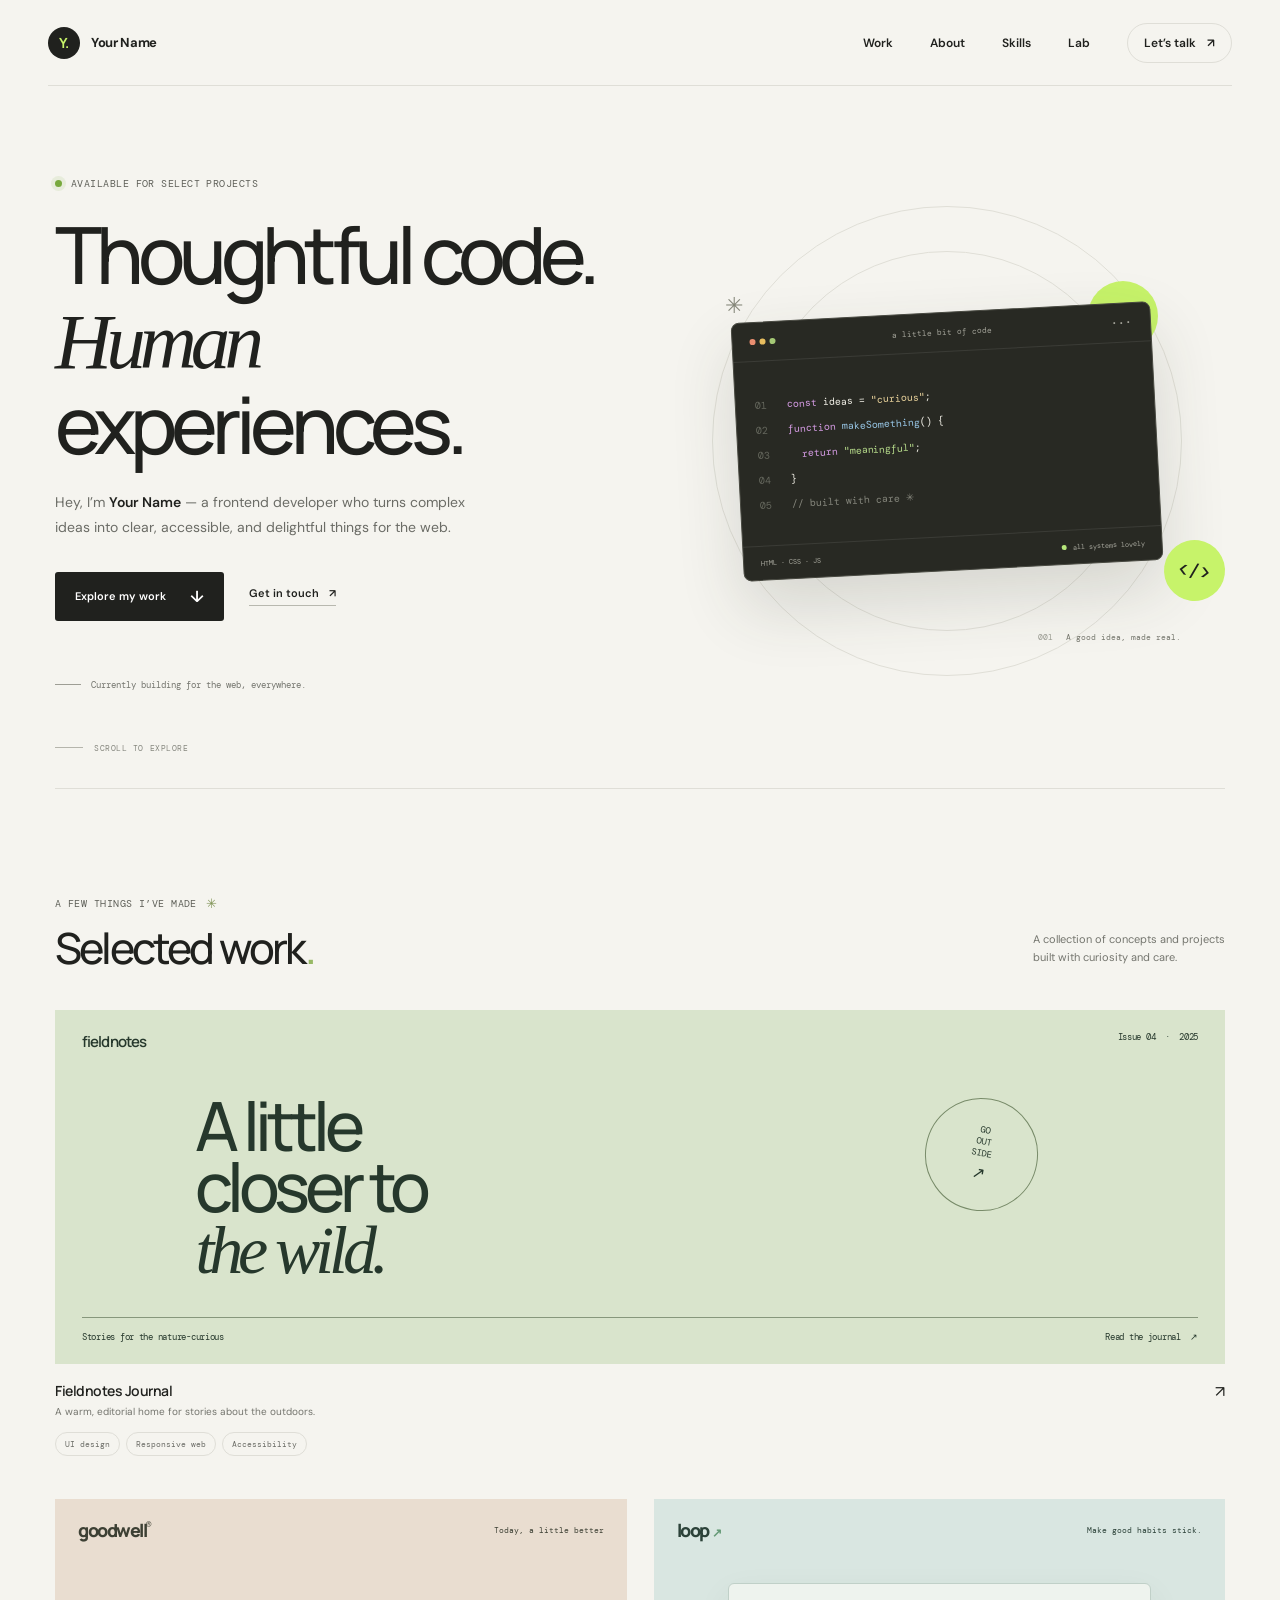
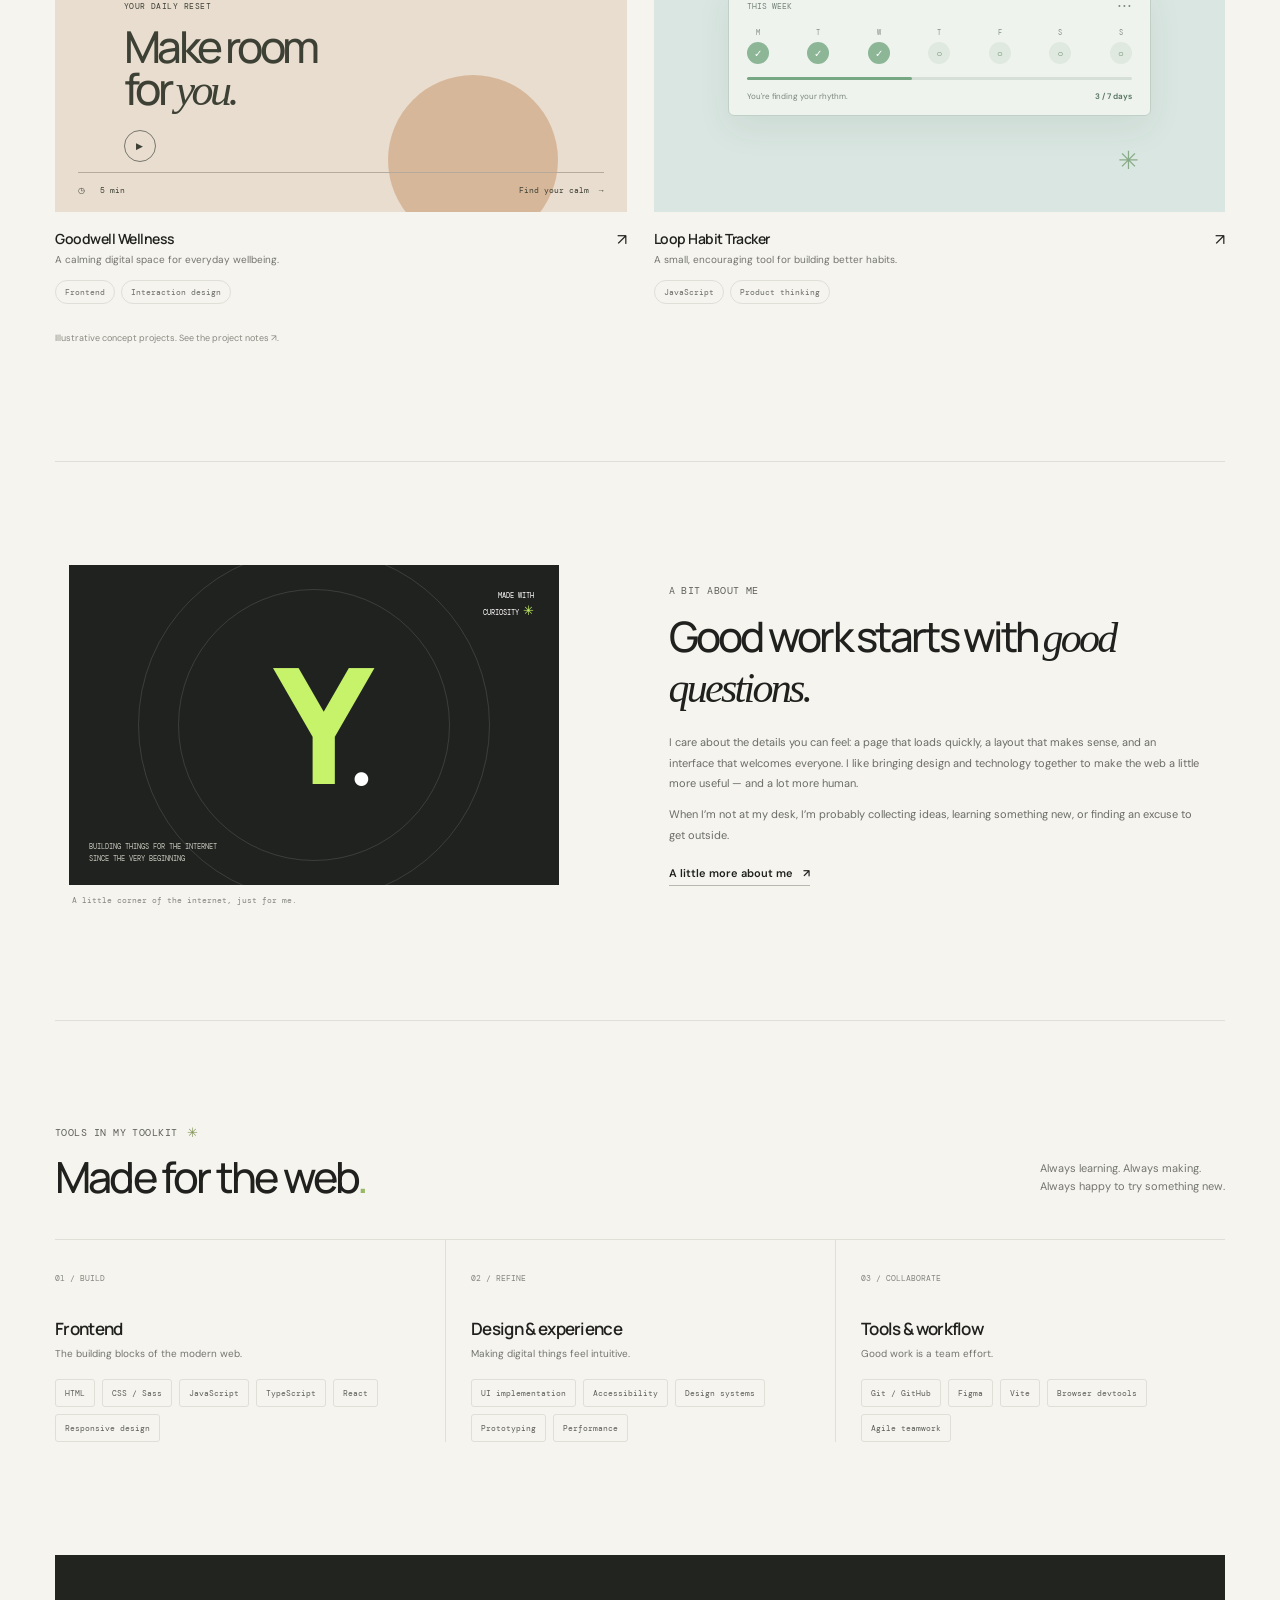
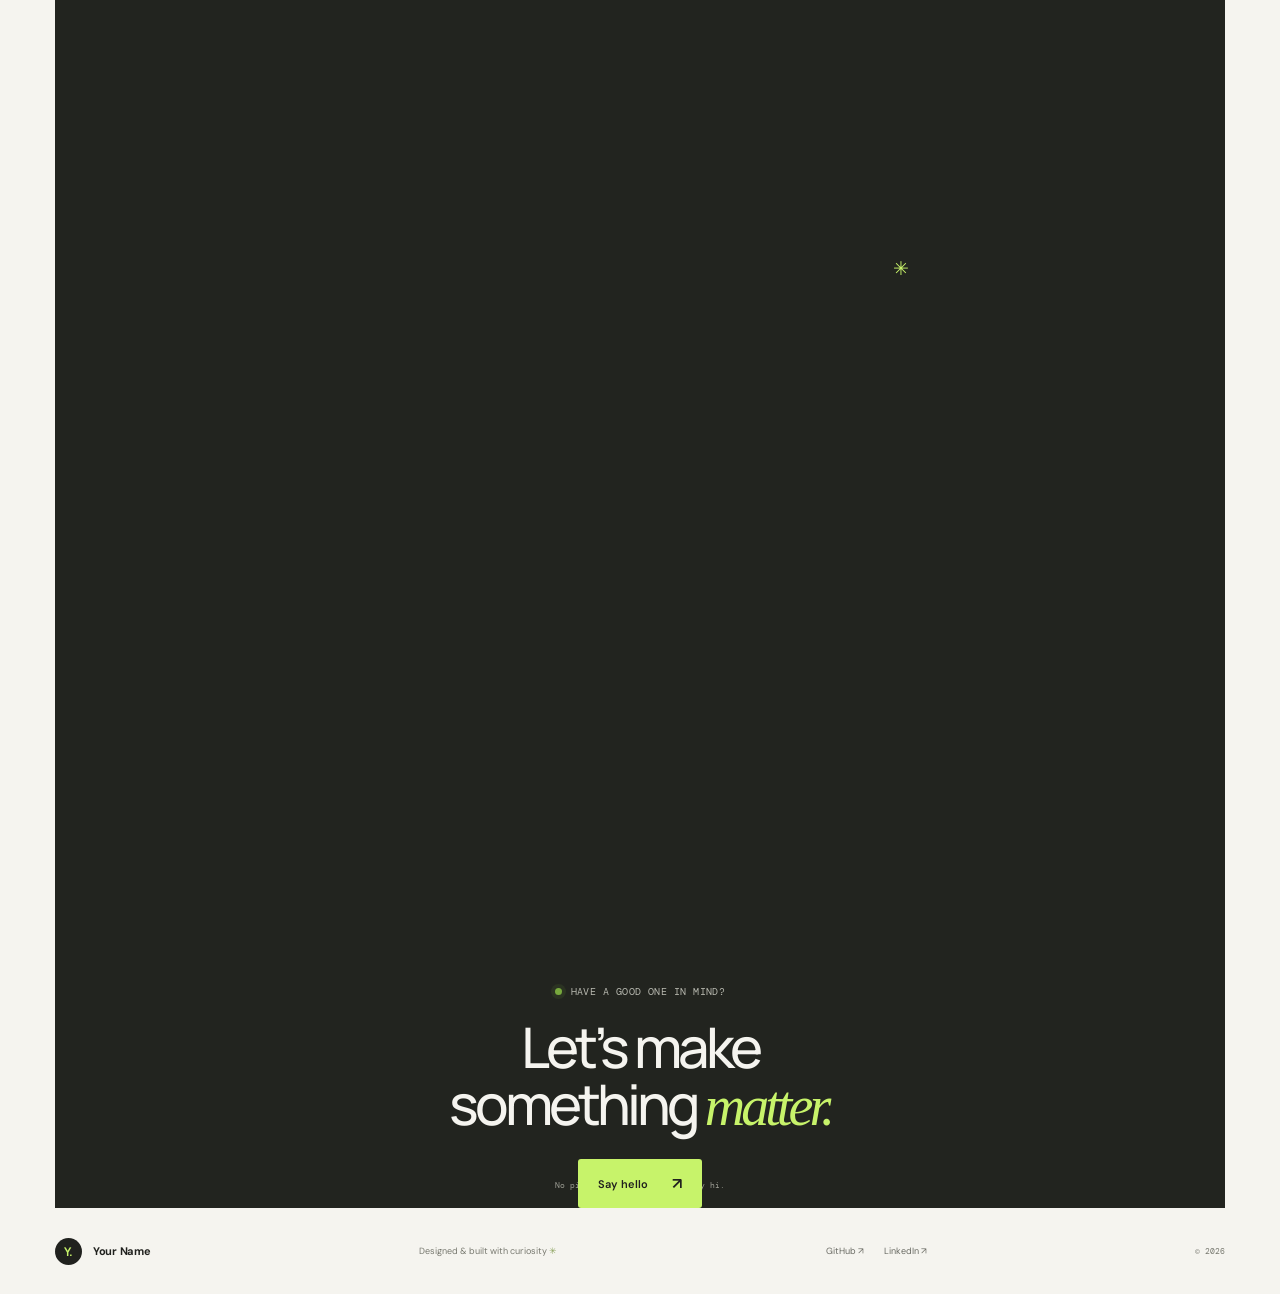
<file: index.html>
<!DOCTYPE html>
<html lang="en">
  <head>
    <meta charset="UTF-8" />
    <meta name="viewport" content="width=device-width, initial-scale=1.0" />
    <meta
      name="description"
      content="A frontend developer's portfolio of thoughtful, accessible digital experiences."
    />
    <meta name="theme-color" content="#f5f4ef" />
    <title>Your Name — Frontend Developer</title>
    <link rel="icon" href="assets/favicon.svg" type="image/svg+xml" />
    <link rel="preconnect" href="https://fonts.googleapis.com" />
    <link rel="preconnect" href="https://fonts.gstatic.com" crossorigin />
    <link
      href="https://fonts.googleapis.com/css2?family=DM+Mono:wght@400;500&family=DM+Sans:wght@400;500;600;700&family=Manrope:wght@400;500;600;700;800&display=swap"
      rel="stylesheet"
    />
    <link rel="stylesheet" href="styles.css" />
    <script src="scripts/site.js" defer></script>
  </head>
  <body>
    <header class="site-header">
      <a class="wordmark" href="#home" aria-label="Your Name, home">
        <span class="wordmark-mark" aria-hidden="true">Y.</span>
        <span>Your Name</span>
      </a>

      <button
        class="menu-toggle"
        type="button"
        aria-expanded="false"
        aria-controls="site-navigation"
        aria-label="Open navigation"
      >
        <span></span>
        <span></span>
      </button>

      <nav class="site-navigation" id="site-navigation" aria-label="Main navigation">
        <a href="projects.html">Work</a>
        <a href="about.html">About</a>
        <a href="#skills">Skills</a>
        <a href="lab.html">Lab</a>
        <a class="nav-contact" href="contact.html">
          Let’s talk <span aria-hidden="true">↗</span>
        </a>
      </nav>
    </header>

    <main>
      <section class="hero section-shell" id="home">
        <div class="hero-copy">
          <p class="eyebrow"><span class="status-dot"></span> Available for select projects</p>
          <h1>Thoughtful code.<br /><span>Human</span> experiences.</h1>
          <p class="hero-description">
            Hey, I’m <strong>Your Name</strong> — a frontend developer who turns
            complex ideas into clear, accessible, and delightful things for the web.
          </p>
          <div class="hero-actions">
            <a class="button button-dark" href="#work">
              Explore my work <span aria-hidden="true">↓</span>
            </a>
            <a class="text-link" href="mailto:hello@example.com">Get in touch <span aria-hidden="true">↗</span></a>
          </div>
          <div class="hero-note">
            <span class="note-line" aria-hidden="true"></span>
            <span>Currently building for the web, everywhere.</span>
          </div>
        </div>

        <div class="hero-art" aria-label="Abstract illustration of a web development workspace">
          <div class="art-orbit orbit-one"></div>
          <div class="art-orbit orbit-two"></div>
          <div class="art-sun"></div>
          <div class="art-window">
            <div class="window-top">
              <span class="window-dots"><i></i><i></i><i></i></span>
              <span class="window-label">a little bit of code</span>
              <span class="window-menu">•••</span>
            </div>
            <div class="code-block" aria-hidden="true">
              <p><span class="line-no">01</span><span class="code-purple">const</span> ideas = <span class="code-yellow">"curious"</span>;</p>
              <p><span class="line-no">02</span><span class="code-purple">function</span> <span class="code-blue">makeSomething</span>() {</p>
              <p><span class="line-no">03</span>&nbsp;&nbsp;<span class="code-purple">return</span> <span class="code-green">"meaningful"</span>;</p>
              <p><span class="line-no">04</span>}</p>
              <p><span class="line-no">05</span><span class="code-muted">// built with care ✳</span></p>
            </div>
            <div class="window-footer"><span>HTML · CSS · JS</span><span class="footer-live"><i></i> all systems lovely</span></div>
          </div>
          <div class="art-sticker sticker-code">&lt;/&gt;</div>
          <div class="art-sticker sticker-star" aria-hidden="true">✳</div>
          <div class="art-caption"><span>001</span> A good idea, made real.</div>
        </div>
        <a class="scroll-cue" href="#work"><span></span> Scroll to explore</a>
      </section>

      <section class="work-section section-shell" id="work">
        <div class="section-heading">
          <div>
            <p class="eyebrow">A few things I’ve made <span class="eyebrow-star">✳</span></p>
            <h2>Selected work<span class="heading-period">.</span></h2>
          </div>
          <p class="section-aside">A collection of concepts and projects<br />built with curiosity and care.</p>
        </div>

        <div class="project-grid">
          <article class="project-card project-card-wide">
            <a class="project-link" href="case-studies/fieldnotes.html" aria-label="Explore the Fieldnotes project">
              <div class="project-art fieldnotes-art">
                <div class="fieldnotes-top"><span>fieldnotes</span><span>Issue 04&nbsp; · &nbsp;2025</span></div>
                <div class="fieldnotes-title">A little<br />closer to<br /><em>the wild.</em></div>
                <div class="fieldnotes-stamp">GO<br />OUT<br />SIDE <span>↗</span></div>
                <div class="fieldnotes-bottom"><span>Stories for the nature-curious</span><span>Read the journal&nbsp; ↗</span></div>
              </div>
              <div class="project-info">
                <div><h3>Fieldnotes Journal</h3><p>A warm, editorial home for stories about the outdoors.</p></div>
                <span class="project-arrow" aria-hidden="true">↗</span>
              </div>
              <div class="project-tags"><span>UI design</span><span>Responsive web</span><span>Accessibility</span></div>
            </a>
          </article>

          <article class="project-card">
            <a class="project-link" href="case-studies/goodwell.html" aria-label="Explore the Goodwell project">
              <div class="project-art goodwell-art">
                <div class="goodwell-top"><span class="goodwell-logo">goodwell<span>®</span></span><span>Today, a little better</span></div>
                <div class="goodwell-content">
                  <span class="goodwell-label">YOUR DAILY RESET</span>
                  <div class="goodwell-headline">Make room<br />for <span>you.</span></div>
                  <div class="goodwell-play">▶</div>
                </div>
                <div class="goodwell-bottom"><span>◷ &nbsp; 5 min</span><span>Find your calm&nbsp; →</span></div>
                <div class="goodwell-orb"></div>
              </div>
              <div class="project-info">
                <div><h3>Goodwell Wellness</h3><p>A calming digital space for everyday wellbeing.</p></div>
                <span class="project-arrow" aria-hidden="true">↗</span>
              </div>
              <div class="project-tags"><span>Frontend</span><span>Interaction design</span></div>
            </a>
          </article>

          <article class="project-card">
            <a class="project-link" href="case-studies/loop.html" aria-label="Explore the Loop project">
              <div class="project-art loop-art">
                <div class="loop-top"><span class="loop-logo">loop<span>↗</span></span><span>Make good habits stick.</span></div>
                <div class="loop-card">
                  <div class="loop-card-heading"><span>THIS WEEK</span><span>•••</span></div>
                  <div class="loop-days"><span>M<i>✓</i></span><span>T<i>✓</i></span><span>W<i>✓</i></span><span>T<i>○</i></span><span>F<i>○</i></span><span>S<i>○</i></span><span>S<i>○</i></span></div>
                  <div class="loop-progress"><i></i></div>
                  <div class="loop-card-foot"><span>You're finding your rhythm.</span><b>3 / 7 days</b></div>
                </div>
                <div class="loop-spark" aria-hidden="true">✳</div>
              </div>
              <div class="project-info">
                <div><h3>Loop Habit Tracker</h3><p>A small, encouraging tool for building better habits.</p></div>
                <span class="project-arrow" aria-hidden="true">↗</span>
              </div>
              <div class="project-tags"><span>JavaScript</span><span>Product thinking</span></div>
            </a>
          </article>
        </div>
        <p class="project-disclaimer">Illustrative concept projects. See the <a href="projects.html">project notes ↗</a>.</p>
      </section>

      <section class="about-section section-shell" id="about">
        <div class="about-visual">
          <div class="about-visual-inner">
            <span class="about-big-mark">Y<span>.</span></span>
            <span class="about-visual-note">MADE WITH<br />CURIOSITY <span>✳</span></span>
            <span class="about-visual-coordinates">BUILDING THINGS FOR THE INTERNET<br />SINCE THE VERY BEGINNING</span>
          </div>
          <span class="about-caption">A little corner of the internet, just for me.</span>
        </div>
        <div class="about-copy">
          <p class="eyebrow">A bit about me</p>
          <h2>Good work starts with <span>good questions.</span></h2>
          <p>
            I care about the details you can feel: a page that loads quickly,
            a layout that makes sense, and an interface that welcomes everyone.
            I like bringing design and technology together to make the web a
            little more useful — and a lot more human.
          </p>
          <p>
            When I’m not at my desk, I’m probably collecting ideas, learning
            something new, or finding an excuse to get outside.
          </p>
          <a class="text-link about-link" href="about.html">A little more about me <span aria-hidden="true">↗</span></a>
        </div>
      </section>

      <section class="skills-section section-shell" id="skills">
        <div class="section-heading skills-heading">
          <div>
            <p class="eyebrow">Tools in my toolkit <span class="eyebrow-star">✳</span></p>
            <h2>Made for the web<span class="heading-period">.</span></h2>
          </div>
          <p class="section-aside">Always learning. Always making.<br />Always happy to try something new.</p>
        </div>
        <div class="skills-layout">
          <div class="skill-group">
            <span class="skill-index">01 / BUILD</span>
            <h3>Frontend</h3>
            <p>The building blocks of the modern web.</p>
            <div class="skill-chips"><span>HTML</span><span>CSS / Sass</span><span>JavaScript</span><span>TypeScript</span><span>React</span><span>Responsive design</span></div>
          </div>
          <div class="skill-group">
            <span class="skill-index">02 / REFINE</span>
            <h3>Design &amp; experience</h3>
            <p>Making digital things feel intuitive.</p>
            <div class="skill-chips"><span>UI implementation</span><span>Accessibility</span><span>Design systems</span><span>Prototyping</span><span>Performance</span></div>
          </div>
          <div class="skill-group">
            <span class="skill-index">03 / COLLABORATE</span>
            <h3>Tools &amp; workflow</h3>
            <p>Good work is a team effort.</p>
            <div class="skill-chips"><span>Git / GitHub</span><span>Figma</span><span>Vite</span><span>Browser devtools</span><span>Agile teamwork</span></div>
          </div>
        </div>
      </section>

      <section class="contact-section section-shell" id="contact">
        <div class="contact-orbit orbit-one"></div>
        <div class="contact-orbit orbit-two"></div>
        <p class="eyebrow"><span class="status-dot"></span> Have a good one in mind?</p>
        <h2>Let’s make<br />something <span>matter.</span></h2>
        <a class="button button-light" href="contact.html">Say hello <span aria-hidden="true">↗</span></a>
        <span class="contact-spark" aria-hidden="true">✳</span>
        <span class="contact-caption">No pitch deck needed. Just say hi.</span>
      </section>
    </main>

    <footer class="site-footer section-shell">
      <a class="wordmark footer-wordmark" href="#home"><span class="wordmark-mark" aria-hidden="true">Y.</span><span>Your Name</span></a>
      <p>Designed &amp; built with curiosity <span aria-hidden="true">✳</span></p>
      <div class="footer-links">
        <a href="https://github.com/" target="_blank" rel="noreferrer">GitHub ↗</a>
        <a href="https://www.linkedin.com/" target="_blank" rel="noreferrer">LinkedIn ↗</a>
      </div>
      <span class="footer-year">© <span data-current-year>2025</span></span>
    </footer>
  </body>
</html>
</file>
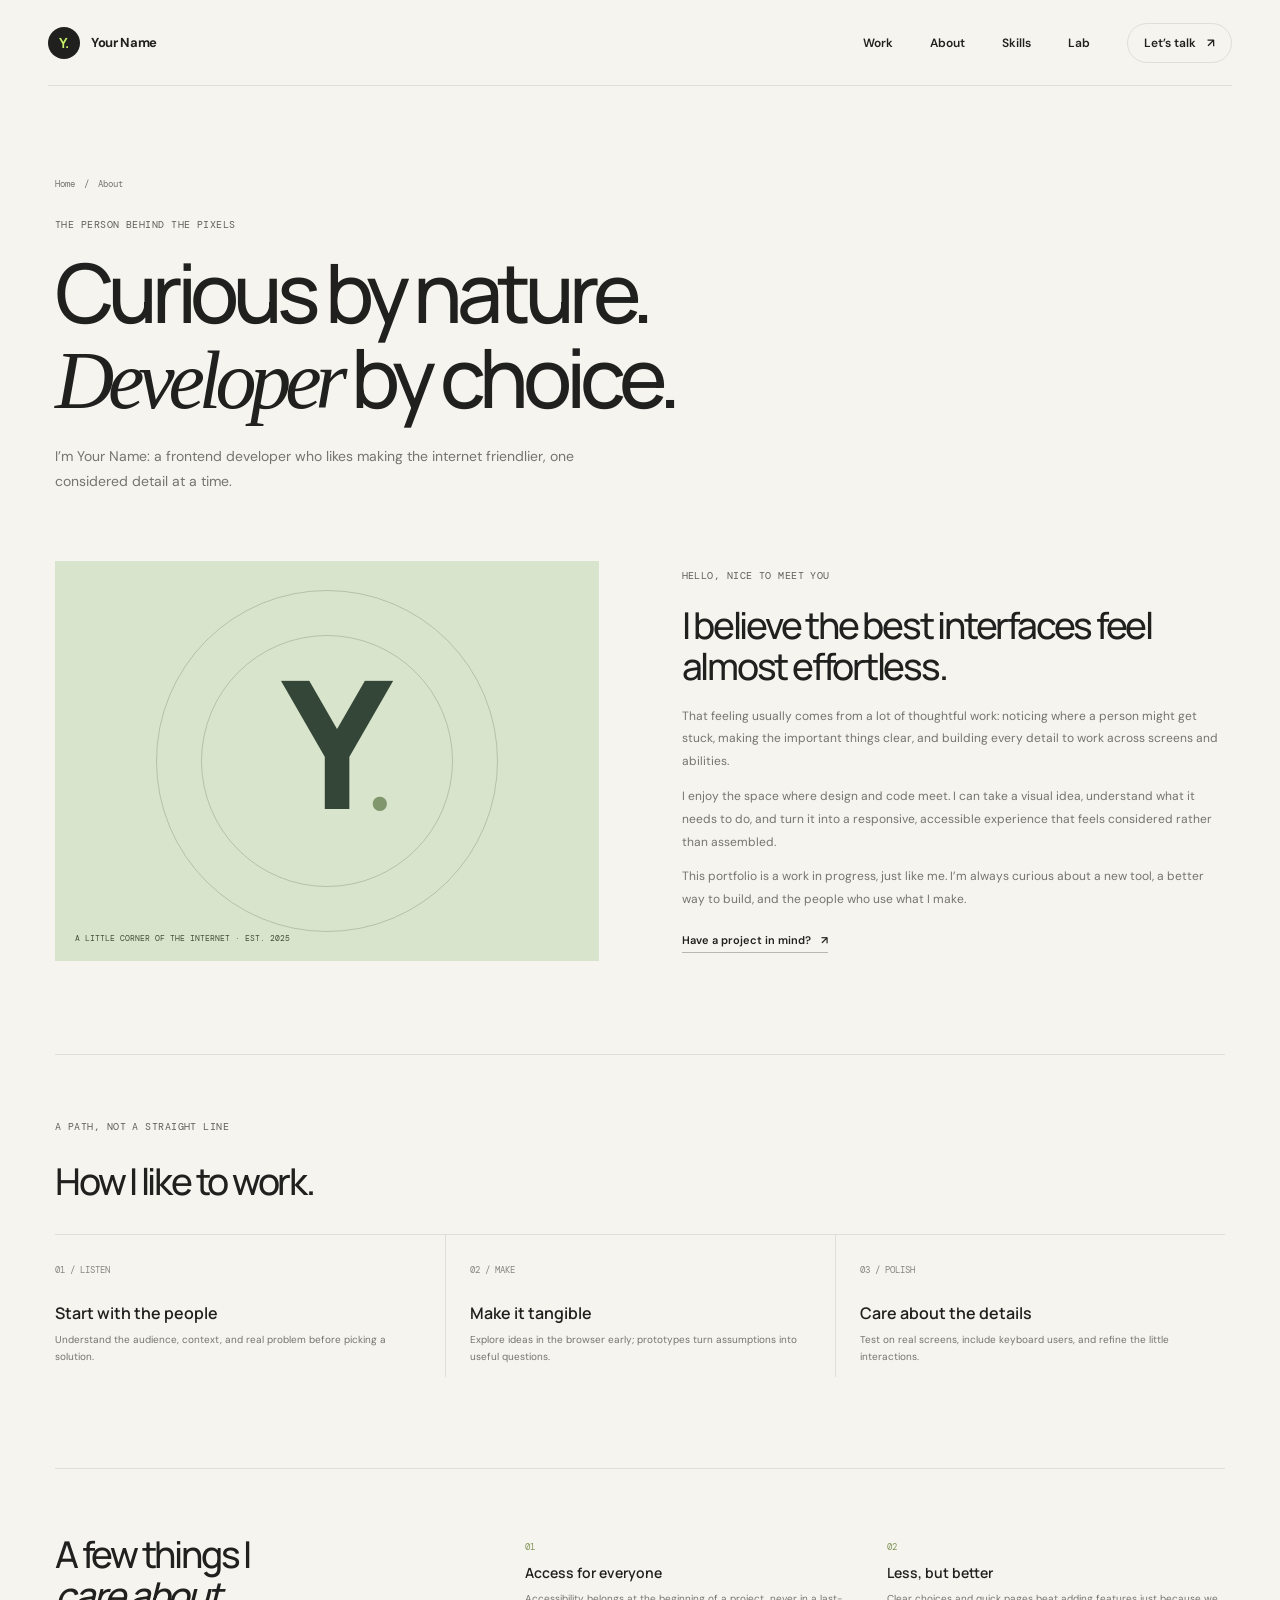
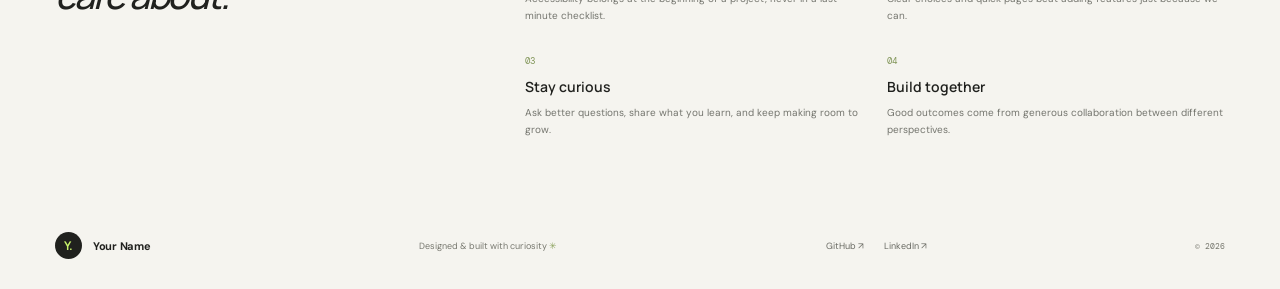
<file: about.html>
<!DOCTYPE html>
<html lang="en">
  <head>
    <meta charset="UTF-8" />
    <meta name="viewport" content="width=device-width, initial-scale=1.0" />
    <meta name="description" content="Get to know Your Name, a curious frontend developer who cares about the details." />
    <meta name="theme-color" content="#f5f4ef" />
    <title>About — Your Name</title>
    <link rel="icon" href="assets/favicon.svg" type="image/svg+xml" />
    <link rel="stylesheet" href="https://fonts.googleapis.com/css2?family=DM+Mono:wght@400;500&family=DM+Sans:wght@400;500;600;700&family=Manrope:wght@400;500;600;700;800&display=swap" />
    <link rel="stylesheet" href="styles.css" />
    <link rel="stylesheet" href="css/pages.css" />
    <script src="scripts/site.js" defer></script>
  </head>
  <body>
    <header class="site-header">
      <a class="wordmark" href="index.html" aria-label="Your Name, home"><span class="wordmark-mark" aria-hidden="true">Y.</span><span>Your Name</span></a>
      <button class="menu-toggle" type="button" aria-expanded="false" aria-controls="site-navigation" aria-label="Open navigation"><span></span><span></span></button>
      <nav class="site-navigation" id="site-navigation" aria-label="Main navigation"><a href="projects.html">Work</a><a href="about.html" aria-current="page">About</a><a href="index.html#skills">Skills</a><a href="lab.html">Lab</a><a class="nav-contact" href="contact.html">Let’s talk <span aria-hidden="true">↗</span></a></nav>
    </header>
    <main class="page-main">
      <section class="page-intro section-shell">
        <p class="breadcrumb"><a href="index.html">Home</a><span>/</span> About</p>
        <p class="eyebrow" style="margin-top: 28px">The person behind the pixels</p>
        <h1>Curious by nature.<br /><em>Developer</em> by choice.</h1>
        <p>I’m Your Name: a frontend developer who likes making the internet friendlier, one considered detail at a time.</p>
      </section>
      <section class="about-page-grid section-shell">
        <div class="about-page-art" role="img" aria-label="Abstract green illustration with the initials Y."><span class="about-page-art-mark">Y<span>.</span></span><span class="about-art-caption">A LITTLE CORNER OF THE INTERNET · EST. 2025</span></div>
        <div class="about-page-copy">
          <p class="eyebrow">Hello, nice to meet you</p>
          <h2>I believe the best interfaces feel almost effortless.</h2>
          <p>That feeling usually comes from a lot of thoughtful work: noticing where a person might get stuck, making the important things clear, and building every detail to work across screens and abilities.</p>
          <p>I enjoy the space where design and code meet. I can take a visual idea, understand what it needs to do, and turn it into a responsive, accessible experience that feels considered rather than assembled.</p>
          <p>This portfolio is a work in progress, just like me. I’m always curious about a new tool, a better way to build, and the people who use what I make.</p>
          <a class="text-link about-link" href="contact.html">Have a project in mind? <span aria-hidden="true">↗</span></a>
        </div>
      </section>
      <section class="timeline section-shell">
        <div class="timeline-heading"><p class="eyebrow">A path, not a straight line</p><h2>How I like to work.</h2></div>
        <div class="timeline-list">
          <article class="timeline-item"><span>01 / LISTEN</span><h3>Start with the people</h3><p>Understand the audience, context, and real problem before picking a solution.</p></article>
          <article class="timeline-item"><span>02 / MAKE</span><h3>Make it tangible</h3><p>Explore ideas in the browser early; prototypes turn assumptions into useful questions.</p></article>
          <article class="timeline-item"><span>03 / POLISH</span><h3>Care about the details</h3><p>Test on real screens, include keyboard users, and refine the little interactions.</p></article>
        </div>
      </section>
      <section class="values-strip section-shell">
        <h2 class="values-heading">A few things I<br /><em>care about.</em></h2>
        <div class="values-list">
          <article class="value-item"><span>01</span><h3>Access for everyone</h3><p>Accessibility belongs at the beginning of a project, never in a last-minute checklist.</p></article>
          <article class="value-item"><span>02</span><h3>Less, but better</h3><p>Clear choices and quick pages beat adding features just because we can.</p></article>
          <article class="value-item"><span>03</span><h3>Stay curious</h3><p>Ask better questions, share what you learn, and keep making room to grow.</p></article>
          <article class="value-item"><span>04</span><h3>Build together</h3><p>Good outcomes come from generous collaboration between different perspectives.</p></article>
        </div>
      </section>
    </main>
    <footer class="site-footer section-shell"><a class="wordmark footer-wordmark" href="index.html"><span class="wordmark-mark" aria-hidden="true">Y.</span><span>Your Name</span></a><p>Designed &amp; built with curiosity <span aria-hidden="true">✳</span></p><div class="footer-links"><a href="https://github.com/" target="_blank" rel="noreferrer">GitHub ↗</a><a href="https://www.linkedin.com/" target="_blank" rel="noreferrer">LinkedIn ↗</a></div><span class="footer-year">© <span data-current-year>2025</span></span></footer>
  </body>
</html>
</file>
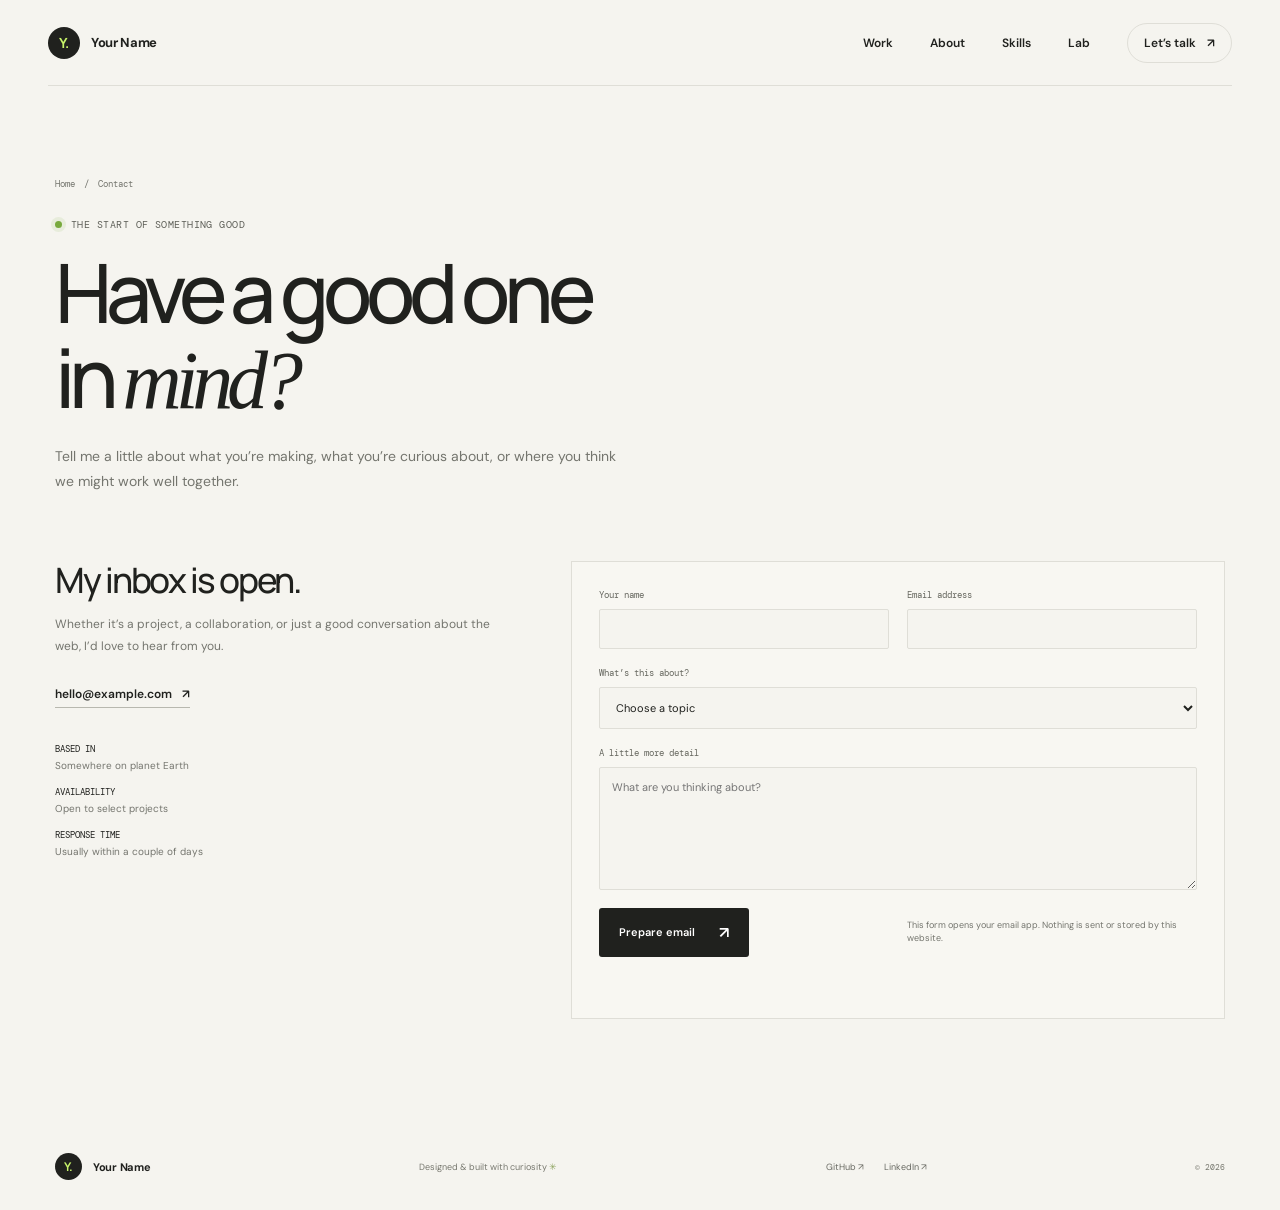
<file: contact.html>
<!DOCTYPE html>
<html lang="en">
  <head>
    <meta charset="UTF-8" />
    <meta name="viewport" content="width=device-width, initial-scale=1.0" />
    <meta name="description" content="Get in touch with Your Name about a web project, collaboration, or opportunity." />
    <meta name="theme-color" content="#f5f4ef" />
    <title>Contact — Your Name</title>
    <link rel="icon" href="assets/favicon.svg" type="image/svg+xml" />
    <link rel="stylesheet" href="https://fonts.googleapis.com/css2?family=DM+Mono:wght@400;500&family=DM+Sans:wght@400;500;600;700&family=Manrope:wght@400;500;600;700;800&display=swap" />
    <link rel="stylesheet" href="styles.css" />
    <link rel="stylesheet" href="css/pages.css" />
    <script src="scripts/site.js" defer></script>
    <script src="scripts/contact.js" defer></script>
  </head>
  <body>
    <header class="site-header">
      <a class="wordmark" href="index.html" aria-label="Your Name, home"><span class="wordmark-mark" aria-hidden="true">Y.</span><span>Your Name</span></a>
      <button class="menu-toggle" type="button" aria-expanded="false" aria-controls="site-navigation" aria-label="Open navigation"><span></span><span></span></button>
      <nav class="site-navigation" id="site-navigation" aria-label="Main navigation"><a href="projects.html">Work</a><a href="about.html">About</a><a href="index.html#skills">Skills</a><a href="lab.html">Lab</a><a class="nav-contact" href="contact.html" aria-current="page">Let’s talk <span aria-hidden="true">↗</span></a></nav>
    </header>
    <main class="page-main">
      <section class="page-intro section-shell">
        <p class="breadcrumb"><a href="index.html">Home</a><span>/</span> Contact</p>
        <p class="eyebrow" style="margin-top: 28px"><span class="status-dot"></span> The start of something good</p>
        <h1>Have a good one<br />in <em>mind?</em></h1>
        <p>Tell me a little about what you’re making, what you’re curious about, or where you think we might work well together.</p>
      </section>
      <section class="contact-layout section-shell">
        <div class="contact-aside">
          <h2>My inbox is open.</h2>
          <p>Whether it’s a project, a collaboration, or just a good conversation about the web, I’d love to hear from you.</p>
          <a class="contact-email" href="mailto:hello@example.com">hello@example.com <span aria-hidden="true">↗</span></a>
          <div class="contact-details">
            <div class="contact-detail"><strong>Based in</strong>Somewhere on planet Earth</div>
            <div class="contact-detail"><strong>Availability</strong>Open to select projects</div>
            <div class="contact-detail"><strong>Response time</strong>Usually within a couple of days</div>
          </div>
        </div>
        <form class="contact-form" data-contact-form>
          <div class="form-field"><label for="contact-name">Your name</label><input id="contact-name" name="name" autocomplete="name" required maxlength="100" /></div>
          <div class="form-field"><label for="contact-email">Email address</label><input id="contact-email" name="email" type="email" autocomplete="email" required maxlength="200" /></div>
          <div class="form-field form-field-wide"><label for="contact-topic">What’s this about?</label><select id="contact-topic" name="topic" required><option value="">Choose a topic</option><option>Web project</option><option>Collaboration</option><option>Job opportunity</option><option>Just saying hello</option></select></div>
          <div class="form-field form-field-wide"><label for="contact-message">A little more detail</label><textarea id="contact-message" name="message" required minlength="10" maxlength="3000" placeholder="What are you thinking about?"></textarea></div>
          <button class="button button-dark" type="submit">Prepare email <span aria-hidden="true">↗</span></button>
          <p class="form-note">This form opens your email app. Nothing is sent or stored by this website.</p>
          <p class="form-status" data-form-status role="status" aria-live="polite"></p>
        </form>
      </section>
    </main>
    <footer class="site-footer section-shell"><a class="wordmark footer-wordmark" href="index.html"><span class="wordmark-mark" aria-hidden="true">Y.</span><span>Your Name</span></a><p>Designed &amp; built with curiosity <span aria-hidden="true">✳</span></p><div class="footer-links"><a href="https://github.com/" target="_blank" rel="noreferrer">GitHub ↗</a><a href="https://www.linkedin.com/" target="_blank" rel="noreferrer">LinkedIn ↗</a></div><span class="footer-year">© <span data-current-year>2025</span></span></footer>
  </body>
</html>
</file>
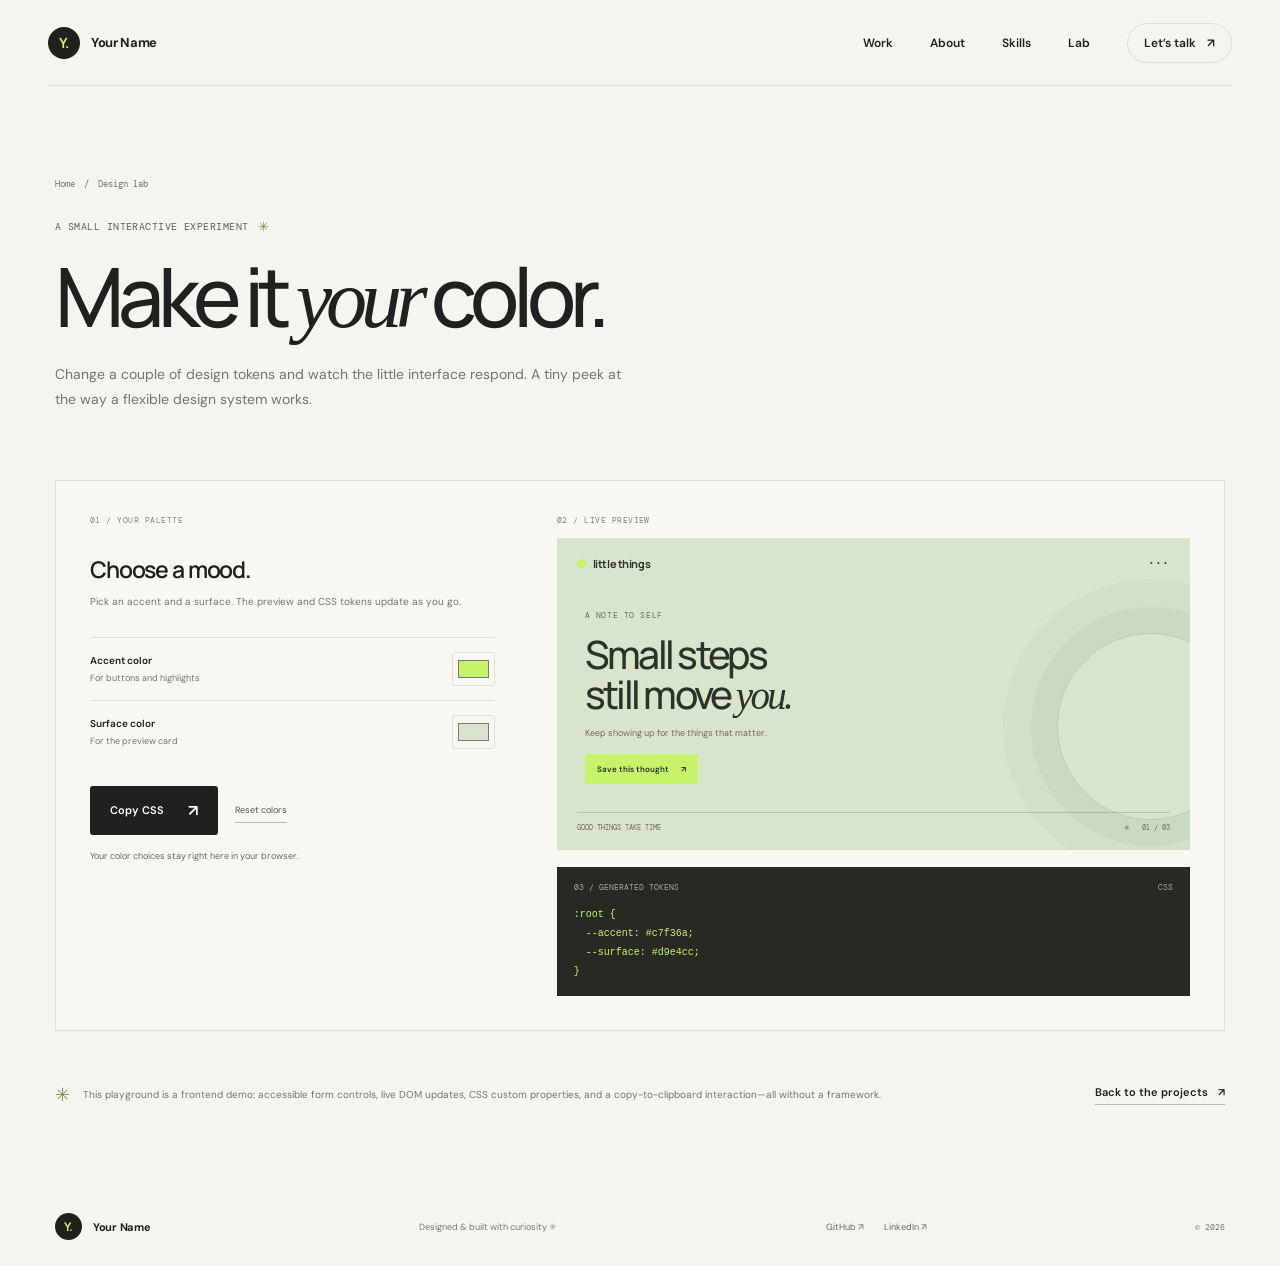
<file: lab.html>
<!DOCTYPE html>
<html lang="en">
  <head>
    <meta charset="UTF-8" />
    <meta name="viewport" content="width=device-width, initial-scale=1.0" />
    <meta name="description" content="Try an interactive mini design system playground by Your Name." />
    <meta name="theme-color" content="#f5f4ef" />
    <title>Design Lab — Your Name</title>
    <link rel="icon" href="assets/favicon.svg" type="image/svg+xml" />
    <link rel="stylesheet" href="https://fonts.googleapis.com/css2?family=DM+Mono:wght@400;500&family=DM+Sans:wght@400;500;600;700&family=Manrope:wght@400;500;600;700;800&display=swap" />
    <link rel="stylesheet" href="styles.css" />
    <link rel="stylesheet" href="css/pages.css" />
    <link rel="stylesheet" href="css/lab.css" />
    <script src="scripts/site.js" defer></script>
    <script src="scripts/lab.js" defer></script>
  </head>
  <body>
    <header class="site-header">
      <a class="wordmark" href="index.html" aria-label="Your Name, home"><span class="wordmark-mark" aria-hidden="true">Y.</span><span>Your Name</span></a>
      <button class="menu-toggle" type="button" aria-expanded="false" aria-controls="site-navigation" aria-label="Open navigation"><span></span><span></span></button>
      <nav class="site-navigation" id="site-navigation" aria-label="Main navigation"><a href="projects.html">Work</a><a href="about.html">About</a><a href="index.html#skills">Skills</a><a href="lab.html" aria-current="page">Lab</a><a class="nav-contact" href="contact.html">Let’s talk <span aria-hidden="true">↗</span></a></nav>
    </header>
    <main class="page-main">
      <section class="page-intro section-shell">
        <p class="breadcrumb"><a href="index.html">Home</a><span>/</span> Design lab</p>
        <p class="eyebrow" style="margin-top: 28px">A small interactive experiment <span class="eyebrow-star">✳</span></p>
        <h1>Make it <em>your</em> color.</h1>
        <p>Change a couple of design tokens and watch the little interface respond. A tiny peek at the way a flexible design system works.</p>
      </section>
      <section class="lab-workbench section-shell" aria-label="Interactive color theme playground">
        <div class="lab-controls">
          <p class="lab-kicker">01 / YOUR PALETTE</p>
          <h2>Choose a mood.</h2>
          <p class="lab-description">Pick an accent and a surface. The preview and CSS tokens update as you go.</p>
          <label class="color-control" for="accent-color"><span><strong>Accent color</strong><small>For buttons and highlights</small></span><input type="color" id="accent-color" value="#c7f36a" /></label>
          <label class="color-control" for="surface-color"><span><strong>Surface color</strong><small>For the preview card</small></span><input type="color" id="surface-color" value="#d9e4cc" /></label>
          <div class="lab-actions"><button class="button button-dark" type="button" data-copy-css>Copy CSS <span aria-hidden="true">↗</span></button><button class="lab-reset" type="button" data-reset-colors>Reset colors</button></div>
          <p class="lab-status" data-lab-status role="status" aria-live="polite">Your color choices stay right here in your browser.</p>
        </div>
        <div class="lab-preview-column">
          <p class="lab-kicker">02 / LIVE PREVIEW</p>
          <article class="demo-card" data-demo-card>
            <div class="demo-card-top"><span class="demo-logo"><i data-demo-dot></i> little things</span><span class="demo-menu">•••</span></div>
            <div class="demo-card-content"><span class="demo-eyebrow">A NOTE TO SELF</span><h3>Small steps<br />still move <em>you.</em></h3><p>Keep showing up for the things that matter.</p><button type="button" class="demo-button" data-demo-button>Save this thought <span aria-hidden="true">↗</span></button></div>
            <div class="demo-card-foot"><span>GOOD THINGS TAKE TIME</span><span>✳ &nbsp; 01 / 03</span></div>
          </article>
          <div class="token-panel"><div class="token-heading"><span>03 / GENERATED TOKENS</span><span>CSS</span></div><pre><code data-token-output>:root {
  --accent: #c7f36a;
  --surface: #d9e4cc;
}</code></pre></div>
        </div>
      </section>
      <section class="lab-note section-shell"><span aria-hidden="true">✳</span><p>This playground is a frontend demo: accessible form controls, live DOM updates, CSS custom properties, and a copy-to-clipboard interaction—all without a framework.</p><a class="text-link" href="projects.html">Back to the projects <span aria-hidden="true">↗</span></a></section>
    </main>
    <footer class="site-footer section-shell"><a class="wordmark footer-wordmark" href="index.html"><span class="wordmark-mark" aria-hidden="true">Y.</span><span>Your Name</span></a><p>Designed &amp; built with curiosity <span aria-hidden="true">✳</span></p><div class="footer-links"><a href="https://github.com/" target="_blank" rel="noreferrer">GitHub ↗</a><a href="https://www.linkedin.com/" target="_blank" rel="noreferrer">LinkedIn ↗</a></div><span class="footer-year">© <span data-current-year>2025</span></span></footer>
  </body>
</html>
</file>
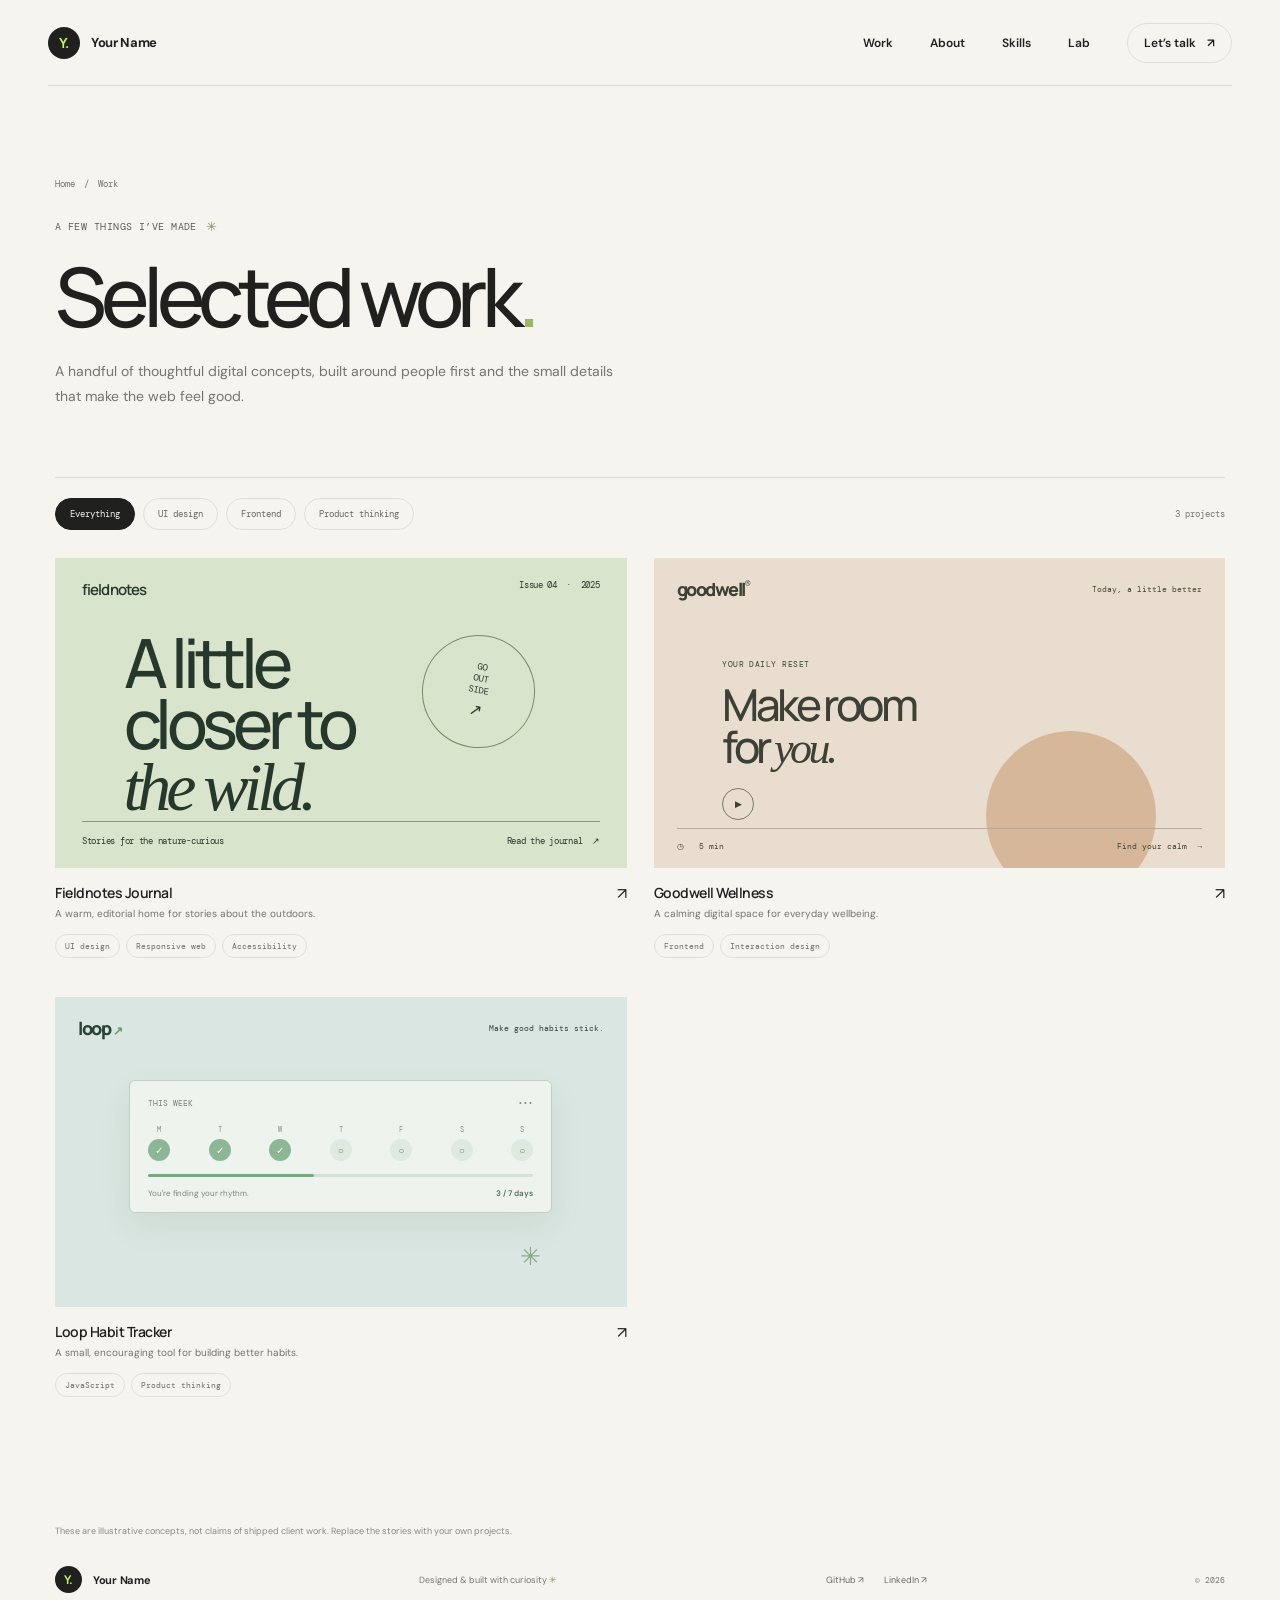
<file: projects.html>
<!DOCTYPE html>
<html lang="en">
  <head>
    <meta charset="UTF-8" />
    <meta name="viewport" content="width=device-width, initial-scale=1.0" />
    <meta name="description" content="Selected frontend concepts and case studies by Your Name." />
    <meta name="theme-color" content="#f5f4ef" />
    <title>Selected Work — Your Name</title>
    <link rel="icon" href="assets/favicon.svg" type="image/svg+xml" />
    <link rel="stylesheet" href="https://fonts.googleapis.com/css2?family=DM+Mono:wght@400;500&family=DM+Sans:wght@400;500;600;700&family=Manrope:wght@400;500;600;700;800&display=swap" />
    <link rel="stylesheet" href="styles.css" />
    <link rel="stylesheet" href="css/pages.css" />
    <script src="scripts/site.js" defer></script>
    <script src="scripts/projects.js" defer></script>
  </head>
  <body>
    <header class="site-header">
      <a class="wordmark" href="index.html" aria-label="Your Name, home"><span class="wordmark-mark" aria-hidden="true">Y.</span><span>Your Name</span></a>
      <button class="menu-toggle" type="button" aria-expanded="false" aria-controls="site-navigation" aria-label="Open navigation"><span></span><span></span></button>
      <nav class="site-navigation" id="site-navigation" aria-label="Main navigation">
        <a href="projects.html" aria-current="page">Work</a><a href="about.html">About</a><a href="index.html#skills">Skills</a><a href="lab.html">Lab</a><a class="nav-contact" href="contact.html">Let’s talk <span aria-hidden="true">↗</span></a>
      </nav>
    </header>
    <main class="page-main">
      <section class="page-intro section-shell">
        <p class="breadcrumb"><a href="index.html">Home</a><span>/</span> Work</p>
        <p class="eyebrow" style="margin-top: 28px">A few things I’ve made <span class="eyebrow-star">✳</span></p>
        <h1>Selected work<span class="heading-period">.</span></h1>
        <p>A handful of thoughtful digital concepts, built around people first and the small details that make the web feel good.</p>
      </section>
      <section class="section-shell page-divider" aria-label="Project gallery">
        <div class="filter-bar" role="group" aria-label="Filter projects by type">
          <button class="filter-button" type="button" data-filter="all" aria-pressed="true">Everything</button>
          <button class="filter-button" type="button" data-filter="design" aria-pressed="false">UI design</button>
          <button class="filter-button" type="button" data-filter="frontend" aria-pressed="false">Frontend</button>
          <button class="filter-button" type="button" data-filter="product" aria-pressed="false">Product thinking</button>
          <span class="filter-count" data-result-count aria-live="polite">3 projects</span>
        </div>
        <div class="catalog-grid">
          <article class="project-card catalog-card" data-category="design frontend">
            <a class="project-link" href="case-studies/fieldnotes.html" aria-label="Read the Fieldnotes Journal case study">
              <div class="project-art fieldnotes-art"><div class="fieldnotes-top"><span>fieldnotes</span><span>Issue 04&nbsp; · &nbsp;2025</span></div><div class="fieldnotes-title">A little<br />closer to<br /><em>the wild.</em></div><div class="fieldnotes-stamp">GO<br />OUT<br />SIDE <span>↗</span></div><div class="fieldnotes-bottom"><span>Stories for the nature-curious</span><span>Read the journal&nbsp; ↗</span></div></div>
              <div class="project-info"><div><h3>Fieldnotes Journal</h3><p>A warm, editorial home for stories about the outdoors.</p></div><span class="project-arrow" aria-hidden="true">↗</span></div>
              <div class="project-tags"><span>UI design</span><span>Responsive web</span><span>Accessibility</span></div>
            </a>
          </article>
          <article class="project-card catalog-card" data-category="frontend design">
            <a class="project-link" href="case-studies/goodwell.html" aria-label="Read the Goodwell Wellness case study">
              <div class="project-art goodwell-art"><div class="goodwell-top"><span class="goodwell-logo">goodwell<span>®</span></span><span>Today, a little better</span></div><div class="goodwell-content"><span class="goodwell-label">YOUR DAILY RESET</span><div class="goodwell-headline">Make room<br />for <span>you.</span></div><div class="goodwell-play">▶</div></div><div class="goodwell-bottom"><span>◷ &nbsp; 5 min</span><span>Find your calm&nbsp; →</span></div><div class="goodwell-orb"></div></div>
              <div class="project-info"><div><h3>Goodwell Wellness</h3><p>A calming digital space for everyday wellbeing.</p></div><span class="project-arrow" aria-hidden="true">↗</span></div>
              <div class="project-tags"><span>Frontend</span><span>Interaction design</span></div>
            </a>
          </article>
          <article class="project-card catalog-card" data-category="frontend product">
            <a class="project-link" href="case-studies/loop.html" aria-label="Read the Loop Habit Tracker case study">
              <div class="project-art loop-art"><div class="loop-top"><span class="loop-logo">loop<span>↗</span></span><span>Make good habits stick.</span></div><div class="loop-card"><div class="loop-card-heading"><span>THIS WEEK</span><span>•••</span></div><div class="loop-days"><span>M<i>✓</i></span><span>T<i>✓</i></span><span>W<i>✓</i></span><span>T<i>○</i></span><span>F<i>○</i></span><span>S<i>○</i></span><span>S<i>○</i></span></div><div class="loop-progress"><i></i></div><div class="loop-card-foot"><span>You're finding your rhythm.</span><b>3 / 7 days</b></div></div><div class="loop-spark" aria-hidden="true">✳</div></div>
              <div class="project-info"><div><h3>Loop Habit Tracker</h3><p>A small, encouraging tool for building better habits.</p></div><span class="project-arrow" aria-hidden="true">↗</span></div>
              <div class="project-tags"><span>JavaScript</span><span>Product thinking</span></div>
            </a>
          </article>
        </div>
        <p class="project-disclaimer">These are illustrative concepts, not claims of shipped client work. Replace the stories with your own projects.</p>
      </section>
    </main>
    <footer class="site-footer section-shell"><a class="wordmark footer-wordmark" href="index.html"><span class="wordmark-mark" aria-hidden="true">Y.</span><span>Your Name</span></a><p>Designed &amp; built with curiosity <span aria-hidden="true">✳</span></p><div class="footer-links"><a href="https://github.com/" target="_blank" rel="noreferrer">GitHub ↗</a><a href="https://www.linkedin.com/" target="_blank" rel="noreferrer">LinkedIn ↗</a></div><span class="footer-year">© <span data-current-year>2025</span></span></footer>
  </body>
</html>
</file>
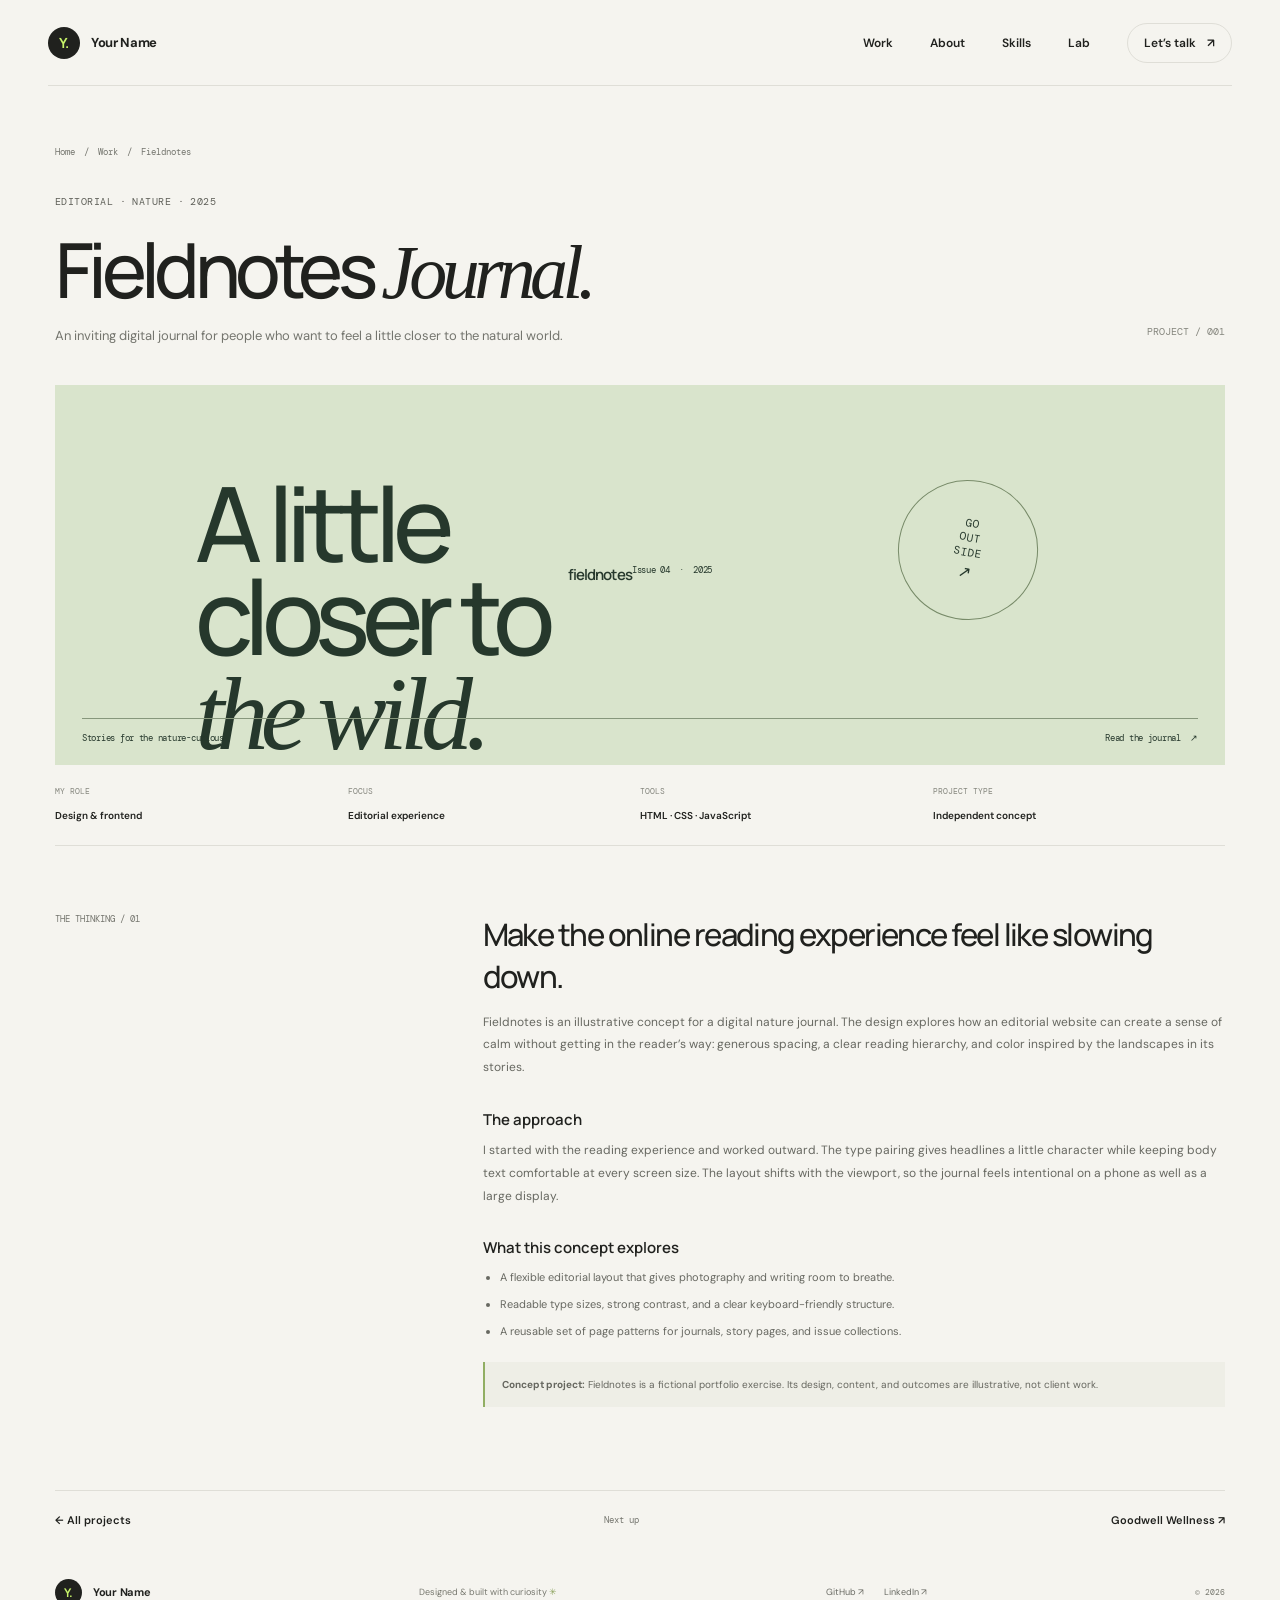
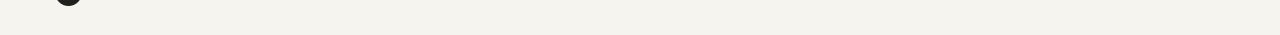
<file: case-studies/fieldnotes.html>
<!DOCTYPE html>
<html lang="en">
  <head>
    <meta charset="UTF-8" />
    <meta name="viewport" content="width=device-width, initial-scale=1.0" />
    <meta name="description" content="A concept case study for Fieldnotes, an editorial journal about the outdoors." />
    <meta name="theme-color" content="#f5f4ef" />
    <title>Fieldnotes Journal — Your Name</title>
    <link rel="icon" href="../assets/favicon.svg" type="image/svg+xml" />
    <link rel="stylesheet" href="https://fonts.googleapis.com/css2?family=DM+Mono:wght@400;500&family=DM+Sans:wght@400;500;600;700&family=Manrope:wght@400;500;600;700;800&display=swap" />
    <link rel="stylesheet" href="../styles.css" />
    <link rel="stylesheet" href="../css/pages.css" />
    <script src="../scripts/site.js" defer></script>
  </head>
  <body>
    <header class="site-header">
      <a class="wordmark" href="../index.html" aria-label="Your Name, home"><span class="wordmark-mark" aria-hidden="true">Y.</span><span>Your Name</span></a>
      <button class="menu-toggle" type="button" aria-expanded="false" aria-controls="site-navigation" aria-label="Open navigation"><span></span><span></span></button>
      <nav class="site-navigation" id="site-navigation" aria-label="Main navigation"><a href="../projects.html" aria-current="page">Work</a><a href="../about.html">About</a><a href="../index.html#skills">Skills</a><a href="../lab.html">Lab</a><a class="nav-contact" href="../contact.html">Let’s talk <span aria-hidden="true">↗</span></a></nav>
    </header>
    <main class="page-main section-shell">
      <section class="case-hero">
        <p class="breadcrumb"><a href="../index.html">Home</a><span>/</span><a href="../projects.html">Work</a><span>/</span> Fieldnotes</p>
        <div class="case-title-row"><div><p class="eyebrow" style="margin-top: 28px">Editorial · Nature · 2025</p><h1>Fieldnotes <em>Journal.</em></h1><p class="case-subtitle">An inviting digital journal for people who want to feel a little closer to the natural world.</p></div><span class="case-number">PROJECT / 001</span></div>
      </section>
      <div class="case-hero-art project-art fieldnotes-art" role="img" aria-label="Illustrated Fieldnotes editorial homepage preview"><div class="fieldnotes-top"><span>fieldnotes</span><span>Issue 04&nbsp; · &nbsp;2025</span></div><div class="fieldnotes-title">A little<br />closer to<br /><em>the wild.</em></div><div class="fieldnotes-stamp">GO<br />OUT<br />SIDE <span>↗</span></div><div class="fieldnotes-bottom"><span>Stories for the nature-curious</span><span>Read the journal&nbsp; ↗</span></div></div>
      <div class="case-meta"><div class="case-meta-item"><span>My role</span><strong>Design &amp; frontend</strong></div><div class="case-meta-item"><span>Focus</span><strong>Editorial experience</strong></div><div class="case-meta-item"><span>Tools</span><strong>HTML · CSS · JavaScript</strong></div><div class="case-meta-item"><span>Project type</span><strong>Independent concept</strong></div></div>
      <section class="case-content">
        <aside class="case-content-aside">THE THINKING / 01</aside>
        <div class="case-content-main"><h2>Make the online reading experience feel like slowing down.</h2><p>Fieldnotes is an illustrative concept for a digital nature journal. The design explores how an editorial website can create a sense of calm without getting in the reader’s way: generous spacing, a clear reading hierarchy, and color inspired by the landscapes in its stories.</p><h3>The approach</h3><p>I started with the reading experience and worked outward. The type pairing gives headlines a little character while keeping body text comfortable at every screen size. The layout shifts with the viewport, so the journal feels intentional on a phone as well as a large display.</p><h3>What this concept explores</h3><ul><li>A flexible editorial layout that gives photography and writing room to breathe.</li><li>Readable type sizes, strong contrast, and a clear keyboard-friendly structure.</li><li>A reusable set of page patterns for journals, story pages, and issue collections.</li></ul><div class="concept-note"><strong>Concept project:</strong> Fieldnotes is a fictional portfolio exercise. Its design, content, and outcomes are illustrative, not client work.</div></div>
      </section>
      <nav class="case-next" aria-label="Project navigation"><a href="../projects.html">← All projects</a><span>Next up</span><a href="goodwell.html">Goodwell Wellness ↗</a></nav>
    </main>
    <footer class="site-footer section-shell"><a class="wordmark footer-wordmark" href="../index.html"><span class="wordmark-mark" aria-hidden="true">Y.</span><span>Your Name</span></a><p>Designed &amp; built with curiosity <span aria-hidden="true">✳</span></p><div class="footer-links"><a href="https://github.com/" target="_blank" rel="noreferrer">GitHub ↗</a><a href="https://www.linkedin.com/" target="_blank" rel="noreferrer">LinkedIn ↗</a></div><span class="footer-year">© <span data-current-year>2025</span></span></footer>
  </body>
</html>
</file>
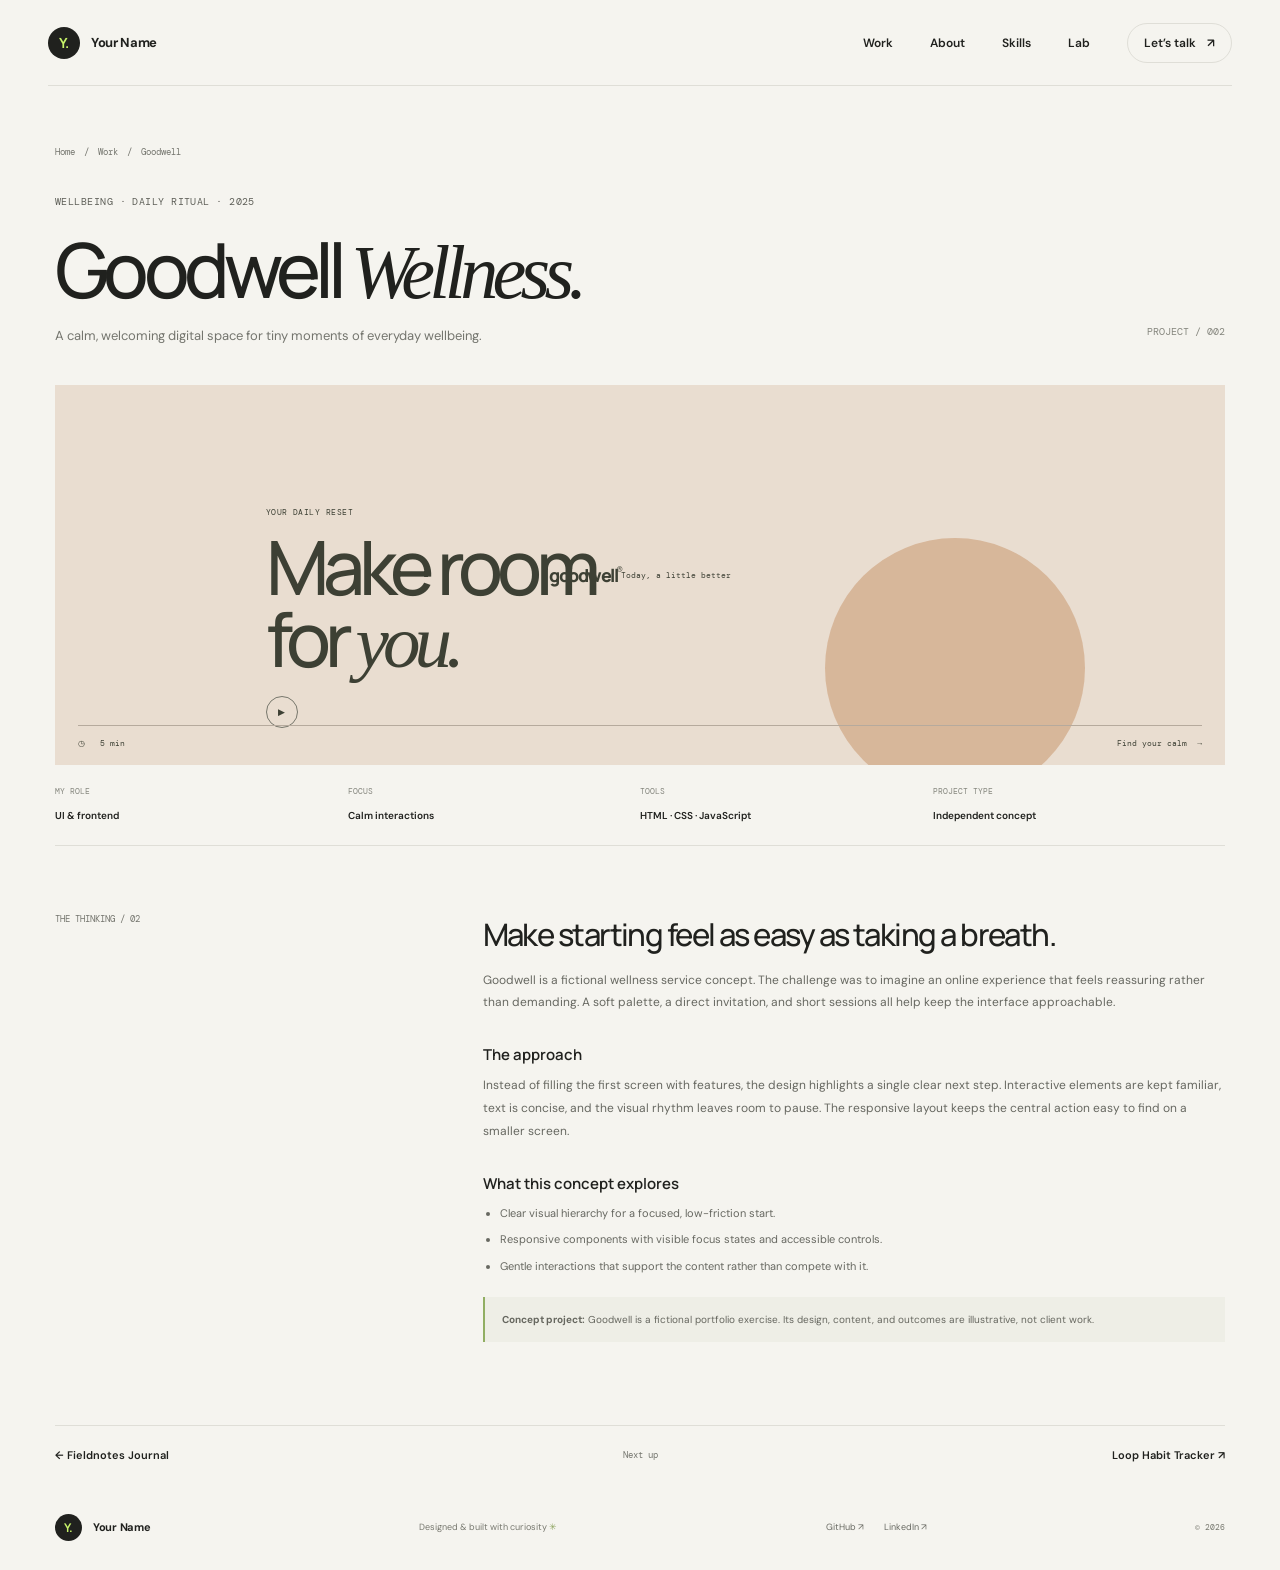
<file: case-studies/goodwell.html>
<!DOCTYPE html>
<html lang="en">
  <head>
    <meta charset="UTF-8" />
    <meta name="viewport" content="width=device-width, initial-scale=1.0" />
    <meta name="description" content="A concept case study for Goodwell, a calming everyday wellness experience." />
    <meta name="theme-color" content="#f5f4ef" />
    <title>Goodwell Wellness — Your Name</title>
    <link rel="icon" href="../assets/favicon.svg" type="image/svg+xml" />
    <link rel="stylesheet" href="https://fonts.googleapis.com/css2?family=DM+Mono:wght@400;500&family=DM+Sans:wght@400;500;600;700&family=Manrope:wght@400;500;600;700;800&display=swap" />
    <link rel="stylesheet" href="../styles.css" />
    <link rel="stylesheet" href="../css/pages.css" />
    <script src="../scripts/site.js" defer></script>
  </head>
  <body>
    <header class="site-header">
      <a class="wordmark" href="../index.html" aria-label="Your Name, home"><span class="wordmark-mark" aria-hidden="true">Y.</span><span>Your Name</span></a>
      <button class="menu-toggle" type="button" aria-expanded="false" aria-controls="site-navigation" aria-label="Open navigation"><span></span><span></span></button>
      <nav class="site-navigation" id="site-navigation" aria-label="Main navigation"><a href="../projects.html" aria-current="page">Work</a><a href="../about.html">About</a><a href="../index.html#skills">Skills</a><a href="../lab.html">Lab</a><a class="nav-contact" href="../contact.html">Let’s talk <span aria-hidden="true">↗</span></a></nav>
    </header>
    <main class="page-main section-shell">
      <section class="case-hero">
        <p class="breadcrumb"><a href="../index.html">Home</a><span>/</span><a href="../projects.html">Work</a><span>/</span> Goodwell</p>
        <div class="case-title-row"><div><p class="eyebrow" style="margin-top: 28px">Wellbeing · Daily ritual · 2025</p><h1>Goodwell <em>Wellness.</em></h1><p class="case-subtitle">A calm, welcoming digital space for tiny moments of everyday wellbeing.</p></div><span class="case-number">PROJECT / 002</span></div>
      </section>
      <div class="case-hero-art project-art goodwell-art" role="img" aria-label="Illustrated Goodwell wellness homepage preview"><div class="goodwell-top"><span class="goodwell-logo">goodwell<span>®</span></span><span>Today, a little better</span></div><div class="goodwell-content"><span class="goodwell-label">YOUR DAILY RESET</span><div class="goodwell-headline">Make room<br />for <span>you.</span></div><div class="goodwell-play">▶</div></div><div class="goodwell-bottom"><span>◷ &nbsp; 5 min</span><span>Find your calm&nbsp; →</span></div><div class="goodwell-orb"></div></div>
      <div class="case-meta"><div class="case-meta-item"><span>My role</span><strong>UI &amp; frontend</strong></div><div class="case-meta-item"><span>Focus</span><strong>Calm interactions</strong></div><div class="case-meta-item"><span>Tools</span><strong>HTML · CSS · JavaScript</strong></div><div class="case-meta-item"><span>Project type</span><strong>Independent concept</strong></div></div>
      <section class="case-content">
        <aside class="case-content-aside">THE THINKING / 02</aside>
        <div class="case-content-main"><h2>Make starting feel as easy as taking a breath.</h2><p>Goodwell is a fictional wellness service concept. The challenge was to imagine an online experience that feels reassuring rather than demanding. A soft palette, a direct invitation, and short sessions all help keep the interface approachable.</p><h3>The approach</h3><p>Instead of filling the first screen with features, the design highlights a single clear next step. Interactive elements are kept familiar, text is concise, and the visual rhythm leaves room to pause. The responsive layout keeps the central action easy to find on a smaller screen.</p><h3>What this concept explores</h3><ul><li>Clear visual hierarchy for a focused, low-friction start.</li><li>Responsive components with visible focus states and accessible controls.</li><li>Gentle interactions that support the content rather than compete with it.</li></ul><div class="concept-note"><strong>Concept project:</strong> Goodwell is a fictional portfolio exercise. Its design, content, and outcomes are illustrative, not client work.</div></div>
      </section>
      <nav class="case-next" aria-label="Project navigation"><a href="fieldnotes.html">← Fieldnotes Journal</a><span>Next up</span><a href="loop.html">Loop Habit Tracker ↗</a></nav>
    </main>
    <footer class="site-footer section-shell"><a class="wordmark footer-wordmark" href="../index.html"><span class="wordmark-mark" aria-hidden="true">Y.</span><span>Your Name</span></a><p>Designed &amp; built with curiosity <span aria-hidden="true">✳</span></p><div class="footer-links"><a href="https://github.com/" target="_blank" rel="noreferrer">GitHub ↗</a><a href="https://www.linkedin.com/" target="_blank" rel="noreferrer">LinkedIn ↗</a></div><span class="footer-year">© <span data-current-year>2025</span></span></footer>
  </body>
</html>
</file>
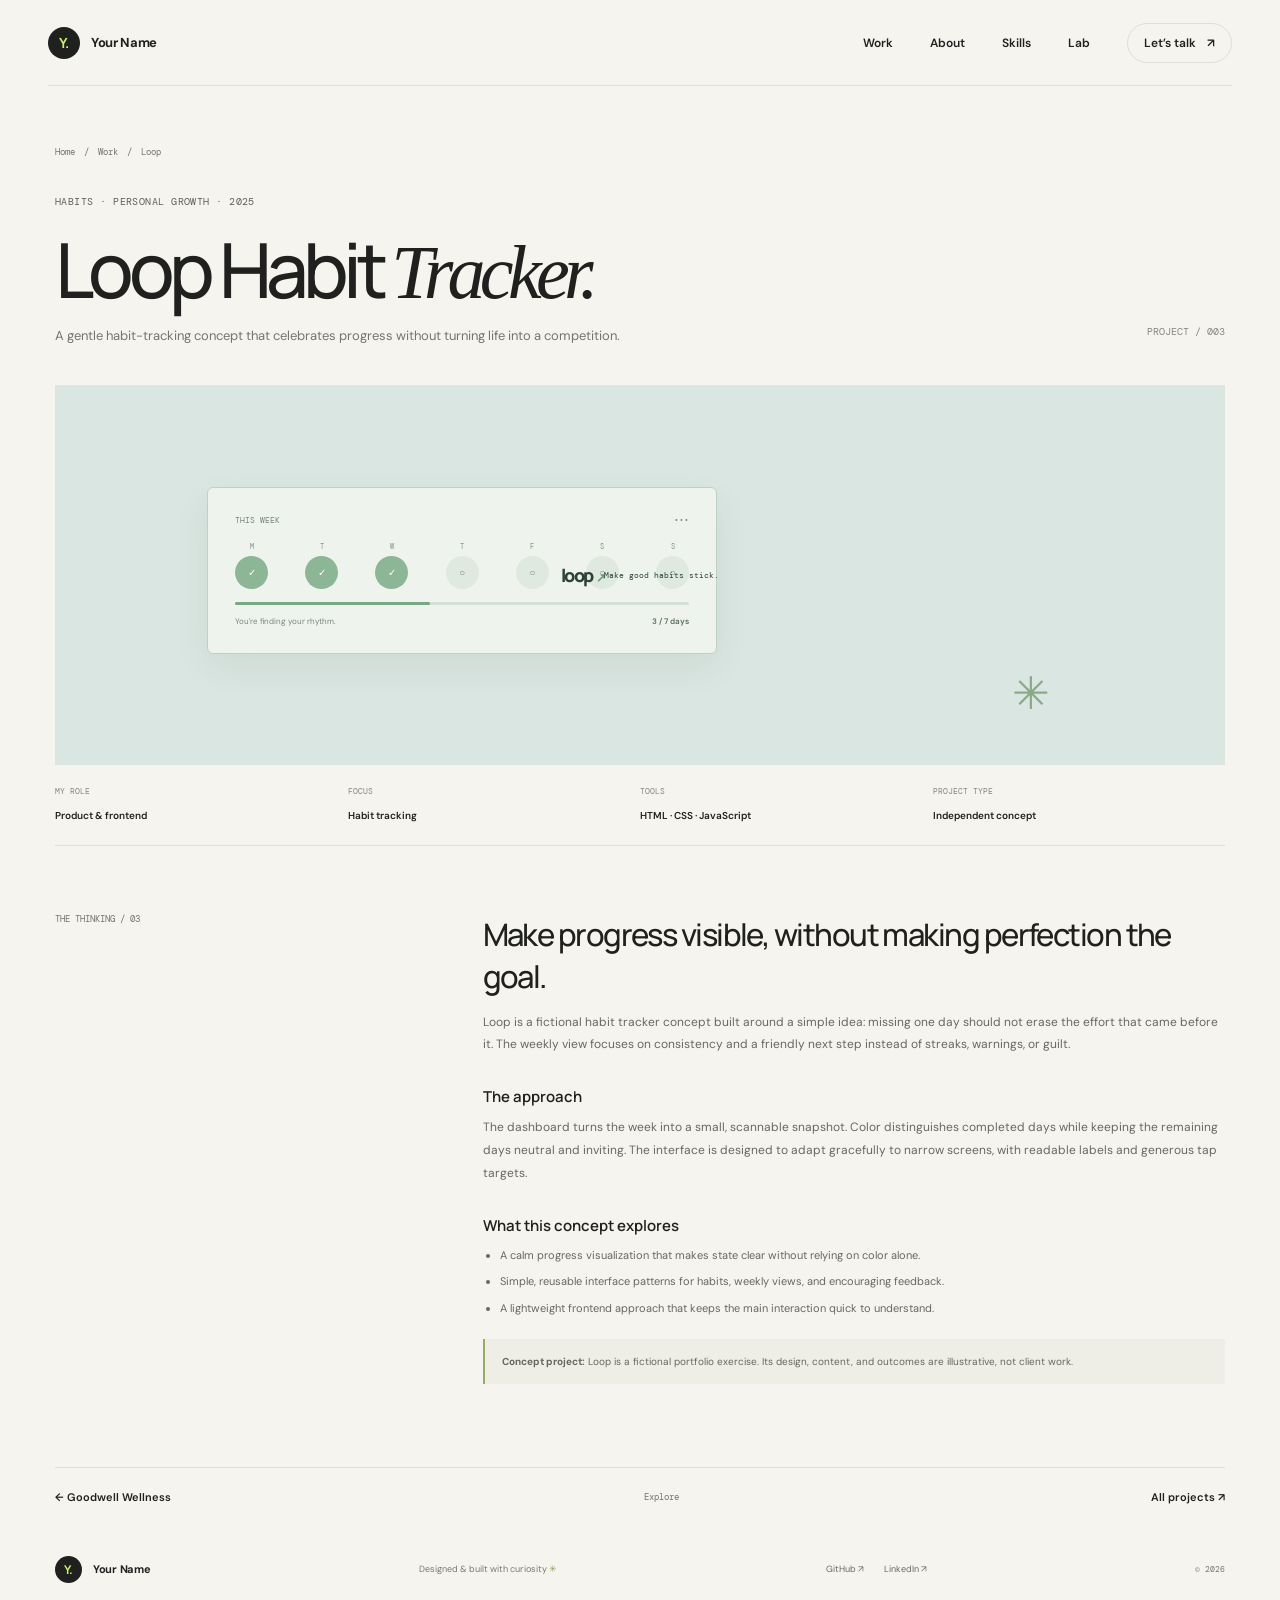
<file: case-studies/loop.html>
<!DOCTYPE html>
<html lang="en">
  <head>
    <meta charset="UTF-8" />
    <meta name="viewport" content="width=device-width, initial-scale=1.0" />
    <meta name="description" content="A concept case study for Loop, a friendly habit-tracking interface." />
    <meta name="theme-color" content="#f5f4ef" />
    <title>Loop Habit Tracker — Your Name</title>
    <link rel="icon" href="../assets/favicon.svg" type="image/svg+xml" />
    <link rel="stylesheet" href="https://fonts.googleapis.com/css2?family=DM+Mono:wght@400;500&family=DM+Sans:wght@400;500;600;700&family=Manrope:wght@400;500;600;700;800&display=swap" />
    <link rel="stylesheet" href="../styles.css" />
    <link rel="stylesheet" href="../css/pages.css" />
    <script src="../scripts/site.js" defer></script>
  </head>
  <body>
    <header class="site-header">
      <a class="wordmark" href="../index.html" aria-label="Your Name, home"><span class="wordmark-mark" aria-hidden="true">Y.</span><span>Your Name</span></a>
      <button class="menu-toggle" type="button" aria-expanded="false" aria-controls="site-navigation" aria-label="Open navigation"><span></span><span></span></button>
      <nav class="site-navigation" id="site-navigation" aria-label="Main navigation"><a href="../projects.html" aria-current="page">Work</a><a href="../about.html">About</a><a href="../index.html#skills">Skills</a><a href="../lab.html">Lab</a><a class="nav-contact" href="../contact.html">Let’s talk <span aria-hidden="true">↗</span></a></nav>
    </header>
    <main class="page-main section-shell">
      <section class="case-hero">
        <p class="breadcrumb"><a href="../index.html">Home</a><span>/</span><a href="../projects.html">Work</a><span>/</span> Loop</p>
        <div class="case-title-row"><div><p class="eyebrow" style="margin-top: 28px">Habits · Personal growth · 2025</p><h1>Loop Habit <em>Tracker.</em></h1><p class="case-subtitle">A gentle habit-tracking concept that celebrates progress without turning life into a competition.</p></div><span class="case-number">PROJECT / 003</span></div>
      </section>
      <div class="case-hero-art project-art loop-art" role="img" aria-label="Illustrated Loop habit tracking dashboard preview"><div class="loop-top"><span class="loop-logo">loop<span>↗</span></span><span>Make good habits stick.</span></div><div class="loop-card"><div class="loop-card-heading"><span>THIS WEEK</span><span>•••</span></div><div class="loop-days"><span>M<i>✓</i></span><span>T<i>✓</i></span><span>W<i>✓</i></span><span>T<i>○</i></span><span>F<i>○</i></span><span>S<i>○</i></span><span>S<i>○</i></span></div><div class="loop-progress"><i></i></div><div class="loop-card-foot"><span>You're finding your rhythm.</span><b>3 / 7 days</b></div></div><div class="loop-spark" aria-hidden="true">✳</div></div>
      <div class="case-meta"><div class="case-meta-item"><span>My role</span><strong>Product &amp; frontend</strong></div><div class="case-meta-item"><span>Focus</span><strong>Habit tracking</strong></div><div class="case-meta-item"><span>Tools</span><strong>HTML · CSS · JavaScript</strong></div><div class="case-meta-item"><span>Project type</span><strong>Independent concept</strong></div></div>
      <section class="case-content">
        <aside class="case-content-aside">THE THINKING / 03</aside>
        <div class="case-content-main"><h2>Make progress visible, without making perfection the goal.</h2><p>Loop is a fictional habit tracker concept built around a simple idea: missing one day should not erase the effort that came before it. The weekly view focuses on consistency and a friendly next step instead of streaks, warnings, or guilt.</p><h3>The approach</h3><p>The dashboard turns the week into a small, scannable snapshot. Color distinguishes completed days while keeping the remaining days neutral and inviting. The interface is designed to adapt gracefully to narrow screens, with readable labels and generous tap targets.</p><h3>What this concept explores</h3><ul><li>A calm progress visualization that makes state clear without relying on color alone.</li><li>Simple, reusable interface patterns for habits, weekly views, and encouraging feedback.</li><li>A lightweight frontend approach that keeps the main interaction quick to understand.</li></ul><div class="concept-note"><strong>Concept project:</strong> Loop is a fictional portfolio exercise. Its design, content, and outcomes are illustrative, not client work.</div></div>
      </section>
      <nav class="case-next" aria-label="Project navigation"><a href="goodwell.html">← Goodwell Wellness</a><span>Explore</span><a href="../projects.html">All projects ↗</a></nav>
    </main>
    <footer class="site-footer section-shell"><a class="wordmark footer-wordmark" href="../index.html"><span class="wordmark-mark" aria-hidden="true">Y.</span><span>Your Name</span></a><p>Designed &amp; built with curiosity <span aria-hidden="true">✳</span></p><div class="footer-links"><a href="https://github.com/" target="_blank" rel="noreferrer">GitHub ↗</a><a href="https://www.linkedin.com/" target="_blank" rel="noreferrer">LinkedIn ↗</a></div><span class="footer-year">© <span data-current-year>2025</span></span></footer>
  </body>
</html>
</file>
<file: styles.css>
:root {
  color-scheme: light;
  --paper: #f5f4ef;
  --paper-dark: #eae9e2;
  --ink: #20211e;
  --muted: #74756e;
  --line: #dfded7;
  --green: #c7f36a;
  --serif: Georgia, "Times New Roman", serif;
  --mono: "DM Mono", monospace;
  --sans: "DM Sans", sans-serif;
  --display: "Manrope", sans-serif;
}

* { box-sizing: border-box; }
html { scroll-behavior: smooth; }
body {
  margin: 0;
  background: var(--paper);
  color: var(--ink);
  font-family: var(--sans);
  -webkit-font-smoothing: antialiased;
}
a { color: inherit; text-decoration: none; }
button, a { -webkit-tap-highlight-color: transparent; }
button { font: inherit; }
.section-shell { width: min(1170px, calc(100% - 96px)); margin-inline: auto; }

.site-header {
  height: 86px;
  width: min(1320px, calc(100% - 96px));
  margin: 0 auto;
  display: flex;
  justify-content: space-between;
  align-items: center;
  border-bottom: 1px solid var(--line);
  position: relative;
  z-index: 5;
}
.wordmark { display: inline-flex; align-items: center; gap: 11px; font-size: 13px; font-weight: 700; letter-spacing: -.025em; }
.wordmark-mark { display: grid; place-items: center; width: 32px; height: 32px; background: var(--ink); color: var(--green); border-radius: 50%; font: 700 14px var(--display); }
.site-navigation { display: flex; align-items: center; gap: 37px; font-size: 12px; font-weight: 600; }
.site-navigation > a:not(.nav-contact) { transition: opacity .2s; }
.site-navigation > a:not(.nav-contact):hover { opacity: .55; }
.nav-contact { border: 1px solid var(--line); border-radius: 30px; padding: 11px 16px; transition: background .2s, color .2s, border-color .2s; }
.nav-contact:hover { background: var(--ink); color: var(--paper); border-color: var(--ink); }
.nav-contact span { padding-left: 8px; }
.menu-toggle { display: none; }

.hero { min-height: 625px; padding-block: 91px 82px; position: relative; display: grid; grid-template-columns: 1.05fr .95fr; align-items: center; }
.hero-copy { position: relative; z-index: 2; padding-bottom: 15px; }
.eyebrow { display: flex; align-items: center; gap: 9px; margin: 0 0 23px; color: #5f6059; font: 10px var(--mono); letter-spacing: .045em; text-transform: uppercase; }
.status-dot { display: inline-block; width: 7px; height: 7px; background: #78a93d; border-radius: 50%; box-shadow: 0 0 0 4px #78a93d1c; }
h1, h2, h3, p { margin-top: 0; }
.hero h1 { max-width: 680px; margin-bottom: 23px; font: 500 clamp(48px, 6.2vw, 79px)/1.06 var(--display); letter-spacing: -.075em; }
.hero h1 span { font-family: var(--serif); font-weight: 400; font-style: italic; letter-spacing: -.075em; }
.hero-description { max-width: 425px; color: #6b6c66; font-size: 14px; line-height: 1.8; }
.hero-description strong { color: var(--ink); font-weight: 600; }
.hero-actions { display: flex; align-items: center; gap: 25px; margin-top: 31px; }
.button { display: inline-flex; align-items: center; justify-content: center; gap: 24px; min-height: 49px; padding: 0 20px; border-radius: 3px; font-size: 11px; font-weight: 600; transition: transform .2s, background .2s; }
.button:hover { transform: translateY(-2px); }
.button-dark { background: var(--ink); color: white; }
.button-dark:hover { background: #41433b; }
.button span { font-size: 16px; }
.text-link { font-size: 11px; font-weight: 600; border-bottom: 1px solid #b8b8af; padding-bottom: 5px; }
.text-link span { margin-left: 7px; }
.hero-note { display: flex; align-items: center; gap: 10px; margin-top: 58px; color: var(--muted); font: 9px var(--mono); }
.note-line { width: 26px; height: 1px; background: #9e9e95; }

.hero-art { min-height: 410px; position: relative; display: grid; place-items: center; }
.art-orbit { position: absolute; border: 1px solid #e0dfd7; border-radius: 50%; }
.orbit-one { width: 380px; height: 380px; }
.orbit-two { width: 470px; height: 470px; }
.art-sun { position: absolute; top: 45px; right: 12%; width: 70px; height: 70px; border-radius: 50%; background: var(--green); }
.art-window { width: min(420px, 100%); position: relative; z-index: 1; border: 1px solid #484941; border-radius: 8px; background: #282923; color: #f4f2e9; box-shadow: 0 28px 65px #34352e29; transform: rotate(-3deg); }
.window-top, .window-footer { display: flex; align-items: center; justify-content: space-between; padding: 14px 17px; color: #a6a69c; font: 8px var(--mono); }
.window-top { border-bottom: 1px solid #ffffff16; }
.window-dots { display: flex; gap: 4px; }
.window-dots i { width: 6px; height: 6px; border-radius: 50%; background: #74756b; }
.window-dots i:first-child { background: #e98e70; }
.window-dots i:nth-child(2) { background: #e7bd5f; }
.window-dots i:nth-child(3) { background: #a4c875; }
.window-label { margin-left: -4px; }
.window-menu { letter-spacing: 2px; }
.code-block { padding: 31px 19px 28px; font: 10px/2.5 var(--mono); white-space: nowrap; }
.code-block p { margin: 0; }
.line-no { display: inline-block; width: 32px; color: #66685e; }
.code-purple { color: #d69ce5; }
.code-yellow { color: #e9d29b; }
.code-blue { color: #99c8e8; }
.code-green { color: #b7dc8b; }
.code-muted { color: #85867c; }
.window-footer { border-top: 1px solid #ffffff16; padding-block: 12px; font-size: 7px; }
.footer-live { display: flex; align-items: center; gap: 6px; }
.footer-live i { width: 5px; height: 5px; border-radius: 50%; background: #b6e67b; }
.art-sticker { display: grid; position: absolute; z-index: 2; place-items: center; }
.sticker-code { right: 0; bottom: 45px; width: 61px; height: 61px; border-radius: 50%; background: var(--green); font: 500 18px var(--mono); transform: rotate(8deg); }
.sticker-star { left: 10%; top: 55px; color: #848679; font-size: 22px; }
.art-caption { position: absolute; right: 8%; bottom: 4px; color: #77786f; font: 8px var(--mono); }
.art-caption span { margin-right: 8px; color: #9b9c92; }
.scroll-cue { position: absolute; bottom: 35px; left: 0; display: flex; align-items: center; gap: 11px; color: #85867e; font: 8px var(--mono); text-transform: uppercase; letter-spacing: .07em; }
.scroll-cue span { width: 28px; height: 1px; background: #b5b5ac; }

.work-section { padding-top: 106px; padding-bottom: 117px; border-top: 1px solid var(--line); }
.section-heading { display: flex; justify-content: space-between; align-items: flex-end; margin-bottom: 39px; }
.section-heading .eyebrow { margin-bottom: 12px; }
.eyebrow-star { color: #819558; font-size: 13px; }
.section-heading h2, .about-copy h2 { margin-bottom: 0; font: 500 43px/1.1 var(--display); letter-spacing: -.065em; }
.heading-period { color: #97b965; }
.section-aside { margin: 0 0 4px; color: var(--muted); font-size: 11px; line-height: 1.7; }
.project-grid { display: grid; grid-template-columns: 1fr 1fr; column-gap: 27px; row-gap: 43px; }
.project-card-wide { grid-column: 1 / -1; }
.project-link { display: block; }
.project-art { height: 313px; overflow: hidden; position: relative; transition: transform .35s; }
.project-link:hover .project-art { transform: translateY(-4px); }
.fieldnotes-art { height: 354px; padding: 21px 27px; background: #d9e4cc; color: #26382c; }
.fieldnotes-top, .fieldnotes-bottom { display: flex; justify-content: space-between; font: 9px var(--mono); letter-spacing: -.03em; }
.fieldnotes-top > span:first-child { font: 600 15px var(--display); letter-spacing: -.06em; }
.fieldnotes-title { position: absolute; left: 12%; top: 24%; font: 500 clamp(42px, 6vw, 68px)/.9 var(--display); letter-spacing: -.075em; }
.fieldnotes-title em { font-family: var(--serif); font-weight: 400; }
.fieldnotes-stamp { position: absolute; display: grid; place-content: center; top: 25%; right: 16%; width: 113px; height: 113px; border: 1px solid #788b69; border-radius: 50%; text-align: center; font: 9px/1.3 var(--mono); transform: rotate(10deg); }
.fieldnotes-stamp span { margin-top: 4px; font-size: 16px; }
.fieldnotes-bottom { position: absolute; bottom: 21px; left: 27px; right: 27px; padding-top: 13px; border-top: 1px solid #87977c; }
.goodwell-art { background: #e9ddd0; padding: 19px 23px; color: #3d4034; }
.goodwell-top, .goodwell-bottom, .loop-top { display: flex; justify-content: space-between; align-items: center; font: 8px var(--mono); position: relative; z-index: 1; }
.goodwell-logo { font: 800 18px var(--display); letter-spacing: -.08em; }
.goodwell-logo span { font: 9px var(--mono); vertical-align: top; }
.goodwell-content { position: absolute; z-index: 1; top: 30%; left: 12%; }
.goodwell-label { font: 8px var(--mono); letter-spacing: .06em; }
.goodwell-headline { margin-top: 11px; font: 500 44px/.96 var(--display); letter-spacing: -.08em; }
.goodwell-headline span { font-family: var(--serif); font-weight: 400; font-style: italic; }
.goodwell-play { display: grid; place-items: center; margin-top: 18px; width: 32px; height: 32px; border: 1px solid #77776c; border-radius: 50%; font-size: 9px; }
.goodwell-bottom { position: absolute; bottom: 17px; left: 23px; right: 23px; padding-top: 12px; border-top: 1px solid #b6aa9d; }
.goodwell-orb { position: absolute; right: 12%; bottom: -33px; width: 170px; height: 170px; border-radius: 50%; background: #d0a784; opacity: .7; }
.loop-art { background: #d9e6e1; padding: 19px 23px; color: #2c4239; }
.loop-logo { font: 800 18px var(--display); letter-spacing: -.08em; }
.loop-logo span { display: inline-block; margin-left: 3px; font-size: 12px; color: #659a76; }
.loop-card { position: absolute; top: 27%; left: 13%; right: 13%; padding: 17px 18px 14px; border: 1px solid #c0d0c8; border-radius: 6px; background: #eef3ee; box-shadow: 0 13px 35px #34493d12; }
.loop-card-heading { display: flex; justify-content: space-between; color: #77847a; font: 8px var(--mono); }
.loop-days { display: flex; justify-content: space-between; margin: 17px 0 13px; }
.loop-days span { display: flex; flex-direction: column; align-items: center; gap: 5px; color: #849087; font: 7px var(--mono); }
.loop-days i { display: grid; place-items: center; width: 22px; height: 22px; border-radius: 50%; background: #dfe9df; color: #61846a; font: 10px var(--sans); font-style: normal; }
.loop-days span:nth-child(-n+3) i { background: #8cb696; color: white; }
.loop-progress { height: 3px; border-radius: 4px; background: #d5dfd7; }
.loop-progress i { display: block; width: 43%; height: 100%; border-radius: inherit; background: #77a783; }
.loop-card-foot { display: flex; justify-content: space-between; margin-top: 11px; color: #7a857d; font-size: 8px; }
.loop-card-foot b { color: #53715b; font-weight: 600; }
.loop-spark { position: absolute; right: 15%; bottom: 11%; color: #88aa86; font-size: 25px; }
.project-info { display: flex; justify-content: space-between; align-items: flex-start; margin-top: 17px; }
.project-info h3 { margin-bottom: 5px; font: 600 14px var(--display); letter-spacing: -.035em; }
.project-info p { margin: 0; color: var(--muted); font-size: 10px; }
.project-arrow { font-size: 16px; transition: transform .2s; }
.project-link:hover .project-arrow { transform: translate(3px, -3px); }
.project-tags { display: flex; flex-wrap: wrap; gap: 6px; margin-top: 14px; }
.project-tags span { border: 1px solid var(--line); border-radius: 20px; padding: 6px 9px; color: #6b6c66; font: 8px var(--mono); }
.project-disclaimer { margin: 28px 0 0; color: #898980; font-size: 9px; }

.about-section { padding-block: 91px 103px; border-top: 1px solid var(--line); border-bottom: 1px solid var(--line); display: grid; grid-template-columns: .95fr 1.05fr; gap: 110px; align-items: center; }
.about-visual { padding: 12px 0 12px 14px; }
.about-visual-inner { height: 320px; position: relative; overflow: hidden; background: #20221f; color: var(--green); display: flex; align-items: center; justify-content: center; }
.about-visual-inner::before, .about-visual-inner::after { content: ""; position: absolute; border: 1px solid #ffffff20; border-radius: 50%; }
.about-visual-inner::before { width: 270px; height: 270px; }
.about-visual-inner::after { width: 350px; height: 350px; }
.about-big-mark { z-index: 1; font: 800 161px/.8 var(--display); letter-spacing: -.15em; }
.about-big-mark span { color: white; font-family: var(--serif); font-style: italic; font-weight: 400; font-size: .72em; }
.about-visual-note { position: absolute; z-index: 1; top: 25px; right: 25px; color: white; font: 7px/1.6 var(--mono); text-align: right; }
.about-visual-note span { color: var(--green); font-size: 13px; }
.about-visual-coordinates { position: absolute; z-index: 1; bottom: 20px; left: 20px; color: #c5c6bb; font: 7px/1.7 var(--mono); }
.about-caption { display: block; margin: 10px 0 0 3px; color: #85867e; font: 8px var(--mono); }
.about-copy { padding-right: 22px; }
.about-copy .eyebrow { margin-bottom: 15px; }
.about-copy h2 { max-width: 460px; margin-bottom: 20px; font-size: 42px; line-height: 1.15; }
.about-copy h2 span { font-family: var(--serif); font-weight: 400; font-style: italic; }
.about-copy > p:not(.eyebrow) { color: #6b6c66; font-size: 11px; line-height: 1.85; }
.about-link { display: inline-block; margin-top: 10px; }

.skills-section { padding-block: 103px 113px; }
.skills-layout { display: grid; grid-template-columns: repeat(3, 1fr); border-top: 1px solid var(--line); }
.skill-group { padding: 25px 25px 0 0; }
.skill-group + .skill-group { border-left: 1px solid var(--line); padding-left: 25px; }
.skill-index { color: #85867e; font: 8px var(--mono); }
.skill-group h3 { margin: 31px 0 7px; font: 600 17px var(--display); letter-spacing: -.04em; }
.skill-group p { min-height: 15px; margin-bottom: 17px; color: var(--muted); font-size: 10px; }
.skill-chips { display: flex; flex-wrap: wrap; gap: 7px; }
.skill-chips span { border: 1px solid var(--line); border-radius: 3px; padding: 8px 9px; color: #5f6059; font: 8px var(--mono); }

.contact-section { min-height: 392px; overflow: hidden; position: relative; display: flex; flex-direction: column; align-items: center; justify-content: center; background: #22241f; color: #f5f4ef; text-align: center; }
.contact-section .eyebrow { position: relative; z-index: 1; color: #b8b9b0; margin-bottom: 20px; }
.contact-section h2 { position: relative; z-index: 1; margin-bottom: 24px; font: 500 56px/1.02 var(--display); letter-spacing: -.07em; }
.contact-section h2 span { color: var(--green); font-family: var(--serif); font-weight: 400; font-style: italic; }
.button-light { position: relative; z-index: 1; color: var(--ink); background: var(--green); }
.button-light:hover { background: #d6ffa0; }
.contact-orbit { border-color: #ffffff12; }
.contact-section .orbit-one { width: 440px; height: 440px; }
.contact-section .orbit-two { width: 590px; height: 590px; }
.contact-spark { position: absolute; top: 24%; right: 27%; color: var(--green); font-size: 19px; }
.contact-caption { position: absolute; bottom: 18px; color: #a0a197; font: 8px var(--mono); }

.site-footer { min-height: 86px; display: flex; justify-content: space-between; align-items: center; }
.footer-wordmark { font-size: 11px; }
.footer-wordmark .wordmark-mark { width: 27px; height: 27px; font-size: 12px; }
.site-footer > p { margin: 0; color: #77786f; font-size: 9px; }
.site-footer > p span { color: #8ea460; }
.footer-links { display: flex; gap: 20px; color: #696a63; font-size: 9px; }
.footer-links a:hover { color: var(--ink); }
.footer-year { color: #77786f; font: 8px var(--mono); }

@media (min-width: 1440px) {
  .hero { min-height: 685px; }
  .hero-art { transform: scale(1.05); }
}
@media (max-width: 900px) {
  .section-shell, .site-header { width: min(100% - 56px, 720px); }
  .hero { grid-template-columns: 1fr 1fr; min-height: 585px; padding-top: 66px; }
  .hero h1 { font-size: clamp(48px, 7vw, 65px); }
  .hero-art { transform: scale(.88); margin-inline: -30px; }
  .art-orbit.orbit-two { width: 380px; height: 380px; }
  .orbit-one { width: 310px; height: 310px; }
  .art-caption { right: 0; }
  .about-section { gap: 55px; }
  .about-visual-inner { height: 285px; }
}
@media (max-width: 640px) {
  .section-shell, .site-header { width: calc(100% - 40px); }
  .site-header { height: 70px; }
  .menu-toggle { width: 40px; height: 40px; border: 1px solid var(--line); border-radius: 50%; background: transparent; display: flex; flex-direction: column; justify-content: center; align-items: center; gap: 5px; cursor: pointer; }
  .menu-toggle span { width: 14px; height: 1px; background: var(--ink); transition: transform .2s; }
  .menu-toggle[aria-expanded="true"] span:first-child { transform: translateY(3px) rotate(45deg); }
  .menu-toggle[aria-expanded="true"] span:last-child { transform: translateY(-3px) rotate(-45deg); }
  .site-navigation { display: none; position: absolute; top: 61px; left: 0; right: 0; padding: 20px; flex-direction: column; align-items: stretch; gap: 0; border: 1px solid var(--line); background: var(--paper); box-shadow: 0 15px 28px #20211e0d; }
  .site-navigation.is-open { display: flex; }
  .site-navigation > a { padding: 13px 4px; }
  .site-navigation .nav-contact { text-align: center; margin-top: 7px; padding: 12px; }
  .hero { display: flex; flex-direction: column; align-items: stretch; padding-block: 69px 58px; }
  .hero-copy { padding: 0; }
  .hero h1 { font-size: clamp(51px, 13vw, 71px); }
  .hero-description { max-width: 375px; font-size: 13px; }
  .hero-note { margin-top: 36px; }
  .hero-art { min-height: 350px; margin: 14px -18px 9px; transform: scale(.9); }
  .art-orbit.orbit-two { width: 360px; height: 360px; }
  .art-orbit.orbit-one { width: 285px; height: 285px; }
  .art-window { width: min(360px, calc(100% - 28px)); }
  .code-block { font-size: 8px; padding: 24px 12px; }
  .line-no { width: 25px; }
  .sticker-code { right: -1px; bottom: 18px; width: 50px; height: 50px; font-size: 15px; }
  .scroll-cue { bottom: 8px; }
  .work-section { padding-top: 73px; padding-bottom: 79px; }
  .section-heading { align-items: flex-start; flex-direction: column; gap: 12px; margin-bottom: 27px; }
  .section-heading h2, .about-copy h2 { font-size: 37px; }
  .section-aside br { display: none; }
  .project-grid { grid-template-columns: 1fr; row-gap: 35px; }
  .project-card-wide { grid-column: auto; }
  .fieldnotes-art { height: 290px; padding: 16px; }
  .fieldnotes-title { left: 8%; top: 27%; font-size: 52px; }
  .fieldnotes-stamp { right: 10%; width: 85px; height: 85px; font-size: 8px; }
  .fieldnotes-bottom { left: 16px; right: 16px; bottom: 16px; font-size: 7px; }
  .project-art { height: 276px; }
  .fieldnotes-art { height: 290px; }
  .about-section { padding-block: 68px 72px; grid-template-columns: 1fr; gap: 38px; }
  .about-visual { padding: 0; }
  .about-visual-inner { height: 260px; }
  .about-big-mark { font-size: 140px; }
  .about-copy { padding: 0; }
  .about-copy h2 { max-width: 370px; }
  .skills-section { padding-block: 77px 83px; }
  .skills-layout { grid-template-columns: 1fr; }
  .skill-group, .skill-group + .skill-group { padding: 21px 0 25px; border-left: 0; border-bottom: 1px solid var(--line); }
  .skill-group h3 { margin-top: 19px; }
  .skill-group p { min-height: 0; }
  .contact-section { width: 100%; min-height: 350px; padding: 30px 20px; }
  .contact-section h2 { font-size: 49px; }
  .contact-spark { right: 12%; top: 20%; }
  .site-footer { min-height: 115px; padding-block: 21px; flex-wrap: wrap; row-gap: 17px; }
  .site-footer > p { order: 3; width: 100%; }
  .footer-links { gap: 13px; }
}
@media (prefers-reduced-motion: reduce) {
  *, *::before, *::after { scroll-behavior: auto !important; transition-duration: .01ms !important; animation-duration: .01ms !important; animation-iteration-count: 1 !important; }
}
</file>
<file: css/pages.css>
/* Layout and components shared by the portfolio's secondary pages. */
.page-main { min-height: 60vh; }
.page-intro { padding-block: 92px 67px; }
.page-intro .eyebrow { margin-bottom: 19px; }
.page-intro h1 { max-width: 850px; margin: 0 0 20px; font: 500 clamp(46px, 7vw, 82px)/1.04 var(--display); letter-spacing: -.075em; }
.page-intro h1 em { font-family: var(--serif); font-weight: 400; }
.page-intro > p:last-child { max-width: 580px; margin: 0; color: var(--muted); font-size: 14px; line-height: 1.8; }
.breadcrumb { display: flex; align-items: center; gap: 9px; color: var(--muted); font: 9px var(--mono); }
.breadcrumb a:hover { color: var(--ink); }
.page-divider { border-top: 1px solid var(--line); }

.filter-bar { display: flex; align-items: center; flex-wrap: wrap; gap: 8px; padding-block: 20px 28px; }
.filter-button { border: 1px solid var(--line); border-radius: 30px; padding: 9px 14px; background: transparent; color: #66675f; font: 9px var(--mono); cursor: pointer; transition: background .2s, color .2s, border-color .2s; }
.filter-button:hover, .filter-button[aria-pressed="true"] { background: var(--ink); border-color: var(--ink); color: var(--paper); }
.filter-count { margin-left: auto; color: var(--muted); font: 9px var(--mono); }
.catalog-grid { display: grid; grid-template-columns: repeat(2, minmax(0, 1fr)); gap: 39px 27px; padding-bottom: 100px; }
.catalog-card .project-art { height: 310px; }
.catalog-card[hidden] { display: none; }
.catalog-card .project-info { margin-top: 15px; }
.catalog-card .project-link:focus-visible, .filter-button:focus-visible { outline: 2px solid #719b3b; outline-offset: 4px; }

.about-page-grid { display: grid; grid-template-columns: 1fr 1fr; gap: 83px; align-items: center; padding-block: 0 93px; }
.about-page-art { position: relative; min-height: 400px; overflow: hidden; background: #d9e4cc; }
.about-page-art::before, .about-page-art::after { content: ""; position: absolute; border: 1px solid #53664e45; border-radius: 50%; }
.about-page-art::before { width: 340px; height: 340px; left: 50%; top: 50%; transform: translate(-50%, -50%); }
.about-page-art::after { width: 250px; height: 250px; left: 50%; top: 50%; transform: translate(-50%, -50%); }
.about-page-art-mark { position: absolute; left: 50%; top: 50%; transform: translate(-50%, -54%); z-index: 1; font: 800 178px/.8 var(--display); letter-spacing: -.14em; color: #334637; }
.about-page-art-mark span { color: #81966d; font: italic 120px var(--serif); }
.about-art-caption { position: absolute; z-index: 1; left: 20px; bottom: 18px; color: #40513c; font: 8px var(--mono); }
.about-page-copy h2, .values-heading { font: 500 37px/1.12 var(--display); letter-spacing: -.06em; }
.about-page-copy h2 { margin-bottom: 17px; }
.about-page-copy > p:not(.eyebrow) { color: var(--muted); font-size: 12px; line-height: 1.9; }
.timeline { border-top: 1px solid var(--line); padding-block: 0 91px; }
.timeline-heading { padding-block: 65px 28px; }
.timeline-heading h2 { margin: 0; font: 500 37px var(--display); letter-spacing: -.06em; }
.timeline-list { display: grid; grid-template-columns: repeat(3, 1fr); border-top: 1px solid var(--line); }
.timeline-item { padding: 22px 24px 12px 0; }
.timeline-item + .timeline-item { border-left: 1px solid var(--line); padding-left: 24px; }
.timeline-item span { color: #85867e; font: 9px var(--mono); }
.timeline-item h3 { margin: 24px 0 7px; font: 600 16px var(--display); }
.timeline-item p { margin: 0; color: var(--muted); font-size: 10px; line-height: 1.7; }
.values-strip { display: grid; grid-template-columns: .75fr 1.25fr; gap: 50px; padding-block: 65px; border-top: 1px solid var(--line); }
.values-heading { margin: 0; }
.values-list { display: grid; grid-template-columns: 1fr 1fr; gap: 24px; }
.value-item span { color: #819558; font: 9px var(--mono); }
.value-item h3 { margin: 8px 0; font: 600 14px var(--display); }
.value-item p { margin: 0; color: var(--muted); font-size: 10px; line-height: 1.7; }

.contact-layout { display: grid; grid-template-columns: .8fr 1.2fr; gap: 80px; padding-bottom: 105px; }
.contact-aside h2 { margin: 0 0 15px; font: 500 35px/1.1 var(--display); letter-spacing: -.06em; }
.contact-aside > p { color: var(--muted); font-size: 12px; line-height: 1.8; }
.contact-email { display: inline-block; margin-top: 16px; padding-bottom: 5px; border-bottom: 1px solid #b8b8af; font-size: 12px; font-weight: 600; }
.contact-email span { margin-left: 7px; }
.contact-details { display: grid; gap: 14px; margin-top: 35px; }
.contact-detail { color: var(--muted); font-size: 10px; }
.contact-detail strong { display: block; margin-bottom: 4px; color: var(--ink); font: 9px var(--mono); text-transform: uppercase; }
.contact-form { display: grid; grid-template-columns: 1fr 1fr; gap: 18px; padding: 27px; border: 1px solid var(--line); background: #f8f7f2; }
.form-field { display: grid; gap: 8px; }
.form-field-wide { grid-column: 1 / -1; }
.form-field label { font: 9px var(--mono); color: #66675f; }
.form-field input, .form-field select, .form-field textarea { width: 100%; border: 1px solid var(--line); border-radius: 2px; padding: 12px; background: var(--paper); color: var(--ink); font: 11px var(--sans); }
.form-field textarea { min-height: 123px; resize: vertical; }
.form-field input:focus, .form-field select:focus, .form-field textarea:focus { outline: 2px solid #a6ca6a; outline-offset: 1px; }
.contact-form .button { justify-self: start; border: 0; cursor: pointer; }
.form-note { align-self: center; margin: 0; color: var(--muted); font-size: 9px; line-height: 1.5; }
.form-status { grid-column: 1 / -1; min-height: 16px; margin: 0; color: #45622c; font-size: 10px; }

.case-hero { padding-block: 60px 38px; }
.case-title-row { display: flex; justify-content: space-between; align-items: flex-end; gap: 30px; }
.case-title-row h1 { margin: 13px 0 13px; font: 500 clamp(46px, 7vw, 76px)/1.02 var(--display); letter-spacing: -.075em; }
.case-title-row h1 em { font-family: var(--serif); font-weight: 400; }
.case-subtitle { max-width: 570px; margin: 0; color: var(--muted); font-size: 13px; line-height: 1.7; }
.case-number { padding-bottom: 9px; color: #85867e; font: 10px var(--mono); white-space: nowrap; }
.case-hero-art { min-height: 380px; position: relative; overflow: hidden; display: grid; place-items: center; }
.case-hero-art.fieldnotes-art { color: #26382c; }
.case-hero-art.goodwell-art { color: #3d4034; }
.case-hero-art.loop-art { color: #2c4239; }
.case-hero-art .fieldnotes-title { font-size: clamp(56px, 9vw, 104px); }
.case-hero-art .fieldnotes-stamp { width: 140px; height: 140px; font-size: 11px; }
.case-hero-art .goodwell-headline { font-size: 75px; }
.case-hero-art .goodwell-content { left: 18%; }
.case-hero-art .goodwell-orb { width: 260px; height: 260px; }
.case-hero-art .loop-card { max-width: 510px; padding: 27px; }
.case-hero-art .loop-days i { width: 33px; height: 33px; }
.case-hero-art .loop-spark { font-size: 45px; }
.case-meta { display: grid; grid-template-columns: repeat(4, 1fr); padding-block: 21px; border-bottom: 1px solid var(--line); }
.case-meta-item { padding-right: 15px; }
.case-meta-item span { display: block; margin-bottom: 7px; color: #85867e; font: 8px var(--mono); text-transform: uppercase; }
.case-meta-item strong { font-size: 10px; font-weight: 600; }
.case-content { display: grid; grid-template-columns: .65fr 1.35fr; gap: 70px; padding-block: 67px 83px; }
.case-content-aside { color: var(--muted); font: 9px var(--mono); }
.case-content-main h2 { margin: 0 0 14px; font: 500 31px var(--display); letter-spacing: -.05em; }
.case-content-main > p { color: #676861; font-size: 12px; line-height: 1.9; }
.case-content-main h3 { margin: 30px 0 9px; font: 600 15px var(--display); }
.case-content-main ul { display: grid; gap: 9px; padding-left: 17px; color: #676861; font-size: 11px; line-height: 1.6; }
.case-next { display: flex; justify-content: space-between; align-items: center; padding-block: 22px; border-top: 1px solid var(--line); }
.case-next span { color: var(--muted); font: 9px var(--mono); }
.case-next a { font-size: 11px; font-weight: 600; }
.case-next a:hover { text-decoration: underline; }
.concept-note { margin-top: 22px; padding: 14px 17px; border-left: 2px solid #91ae63; background: #eeeee6; color: #66675f; font-size: 10px; line-height: 1.7; }

@media (max-width: 760px) {
  .page-intro { padding-block: 66px 44px; }
  .catalog-grid { gap: 31px 18px; }
  .catalog-card .project-art { height: 255px; }
  .about-page-grid, .contact-layout { grid-template-columns: 1fr; gap: 38px; }
  .about-page-art { min-height: 310px; }
  .about-page-art::before { width: 280px; height: 280px; }
  .about-page-art::after { width: 205px; height: 205px; }
  .about-page-art-mark { font-size: 145px; }
  .timeline-list { grid-template-columns: 1fr; }
  .timeline-item, .timeline-item + .timeline-item { border-left: 0; border-bottom: 1px solid var(--line); padding: 20px 0; }
  .timeline-item h3 { margin-top: 13px; }
  .values-strip { grid-template-columns: 1fr; gap: 25px; }
  .contact-layout { padding-bottom: 70px; }
  .case-hero-art { min-height: 310px; }
  .case-content { grid-template-columns: 1fr; gap: 15px; }
}
@media (max-width: 520px) {
  .page-intro h1 { font-size: 52px; }
  .catalog-grid { grid-template-columns: 1fr; padding-bottom: 70px; }
  .catalog-card .project-art { height: 280px; }
  .filter-count { width: 100%; margin: 5px 0 0; }
  .values-list { grid-template-columns: 1fr; }
  .contact-form { grid-template-columns: 1fr; padding: 19px; }
  .form-field-wide, .form-status { grid-column: auto; }
  .case-title-row { align-items: flex-start; flex-direction: column; gap: 0; }
  .case-number { display: none; }
  .case-hero-art { min-height: 255px; }
  .case-hero-art .fieldnotes-title { font-size: 54px; }
  .case-hero-art .fieldnotes-stamp { width: 78px; height: 78px; right: 8%; }
  .case-hero-art .goodwell-headline { font-size: 50px; }
  .case-hero-art .goodwell-content { left: 10%; }
  .case-hero-art .goodwell-orb { width: 150px; height: 150px; }
  .case-hero-art .loop-card { left: 6%; right: 6%; padding: 17px 12px; }
  .case-hero-art .loop-days i { width: 25px; height: 25px; }
  .case-meta { grid-template-columns: 1fr 1fr; gap: 18px 10px; }
  .case-content { padding-block: 46px 58px; }
  .case-content-main h2 { font-size: 27px; }
}
</file>
<file: css/lab.css>
.lab-workbench { display: grid; grid-template-columns: .78fr 1.22fr; gap: 62px; padding: 34px; border: 1px solid var(--line); background: #f8f7f2; margin-bottom: 52px; }
.lab-kicker { margin: 0; color: #85867e; font: 8px var(--mono); letter-spacing: .06em; }
.lab-controls h2 { margin: 28px 0 8px; font: 600 23px var(--display); letter-spacing: -.05em; }
.lab-description { margin: 0 0 27px; color: var(--muted); font-size: 10px; line-height: 1.7; }
.color-control { display: flex; align-items: center; justify-content: space-between; gap: 15px; padding-block: 14px; border-top: 1px solid var(--line); cursor: pointer; }
.color-control span { display: grid; gap: 5px; }
.color-control strong { font-size: 10px; font-weight: 600; }
.color-control small { color: var(--muted); font-size: 9px; }
.color-control input { width: 43px; height: 34px; border: 1px solid var(--line); border-radius: 3px; padding: 3px; background: transparent; cursor: pointer; }
.color-control input:focus-visible, .lab-actions button:focus-visible, .demo-button:focus-visible { outline: 2px solid #719b3b; outline-offset: 3px; }
.lab-actions { display: flex; align-items: center; flex-wrap: wrap; gap: 17px; margin-top: 23px; }
.lab-actions .button { border: 0; cursor: pointer; }
.lab-reset { padding: 6px 0; border: 0; border-bottom: 1px solid #b8b8af; background: transparent; color: #55564f; font-size: 9px; cursor: pointer; }
.lab-status { min-height: 30px; margin: 14px 0 0; color: #686960; font-size: 9px; line-height: 1.6; }
.lab-preview-column > .lab-kicker { margin-bottom: 13px; }
.demo-card { --demo-accent: #c7f36a; --demo-surface: #d9e4cc; min-height: 290px; position: relative; overflow: hidden; padding: 18px 20px; background: var(--demo-surface); color: #293328; transition: background-color .2s; }
.demo-card::after { content: ""; position: absolute; right: -54px; bottom: 30px; width: 185px; height: 185px; border: 1px solid #485b3c2e; border-radius: 50%; box-shadow: 0 0 0 26px #485b3c0c, 0 0 0 54px #485b3c09; }
.demo-card-top, .demo-card-foot { position: relative; z-index: 1; display: flex; justify-content: space-between; align-items: center; font: 8px var(--mono); }
.demo-logo { display: inline-flex; align-items: center; gap: 7px; font: 700 11px var(--display); letter-spacing: -.04em; }
.demo-logo i { width: 9px; height: 9px; border-radius: 50%; background: var(--demo-accent); }
.demo-menu { letter-spacing: 2px; }
.demo-card-content { position: relative; z-index: 1; padding: 31px 0 28px 8px; }
.demo-eyebrow { color: #65705f; font: 8px var(--mono); letter-spacing: .07em; }
.demo-card-content h3 { margin: 11px 0; font: 500 clamp(27px, 4vw, 39px)/1.03 var(--display); letter-spacing: -.07em; }
.demo-card-content h3 em { font-family: var(--serif); font-weight: 400; }
.demo-card-content p { margin-bottom: 15px; color: #687164; font-size: 9px; }
.demo-button { border: 0; border-radius: 2px; padding: 10px 12px; background: var(--demo-accent); color: #263023; font: 600 8px var(--sans); cursor: pointer; transition: transform .2s, background-color .2s; }
.demo-button:hover { transform: translateY(-2px); }
.demo-button span { padding-left: 10px; }
.demo-card-foot { padding-top: 10px; border-top: 1px solid #54644b42; color: #667060; font-size: 7px; }
.token-panel { margin-top: 17px; padding: 15px 17px; background: #282923; color: #f5f4ef; }
.token-heading { display: flex; justify-content: space-between; color: #a7a89f; font: 8px var(--mono); }
.token-panel pre { margin: 13px 0 0; overflow: auto; color: #c7f36a; font: 10px/1.8 var(--mono); }
.lab-note { display: flex; align-items: center; gap: 13px; padding-block: 0 77px; }
.lab-note > span { color: #819558; font-size: 18px; }
.lab-note p { flex: 1; margin: 0; color: var(--muted); font-size: 10px; line-height: 1.7; }
.lab-note .text-link { white-space: nowrap; }
@media (max-width: 760px) {
  .lab-workbench { grid-template-columns: 1fr; gap: 38px; padding: 23px; }
}
@media (max-width: 520px) {
  .lab-workbench { padding: 18px; }
  .demo-card { min-height: 275px; }
  .lab-note { align-items: flex-start; flex-wrap: wrap; padding-bottom: 55px; }
  .lab-note p { flex-basis: calc(100% - 35px); }
  .lab-note .text-link { margin-left: 31px; }
}
</file>
